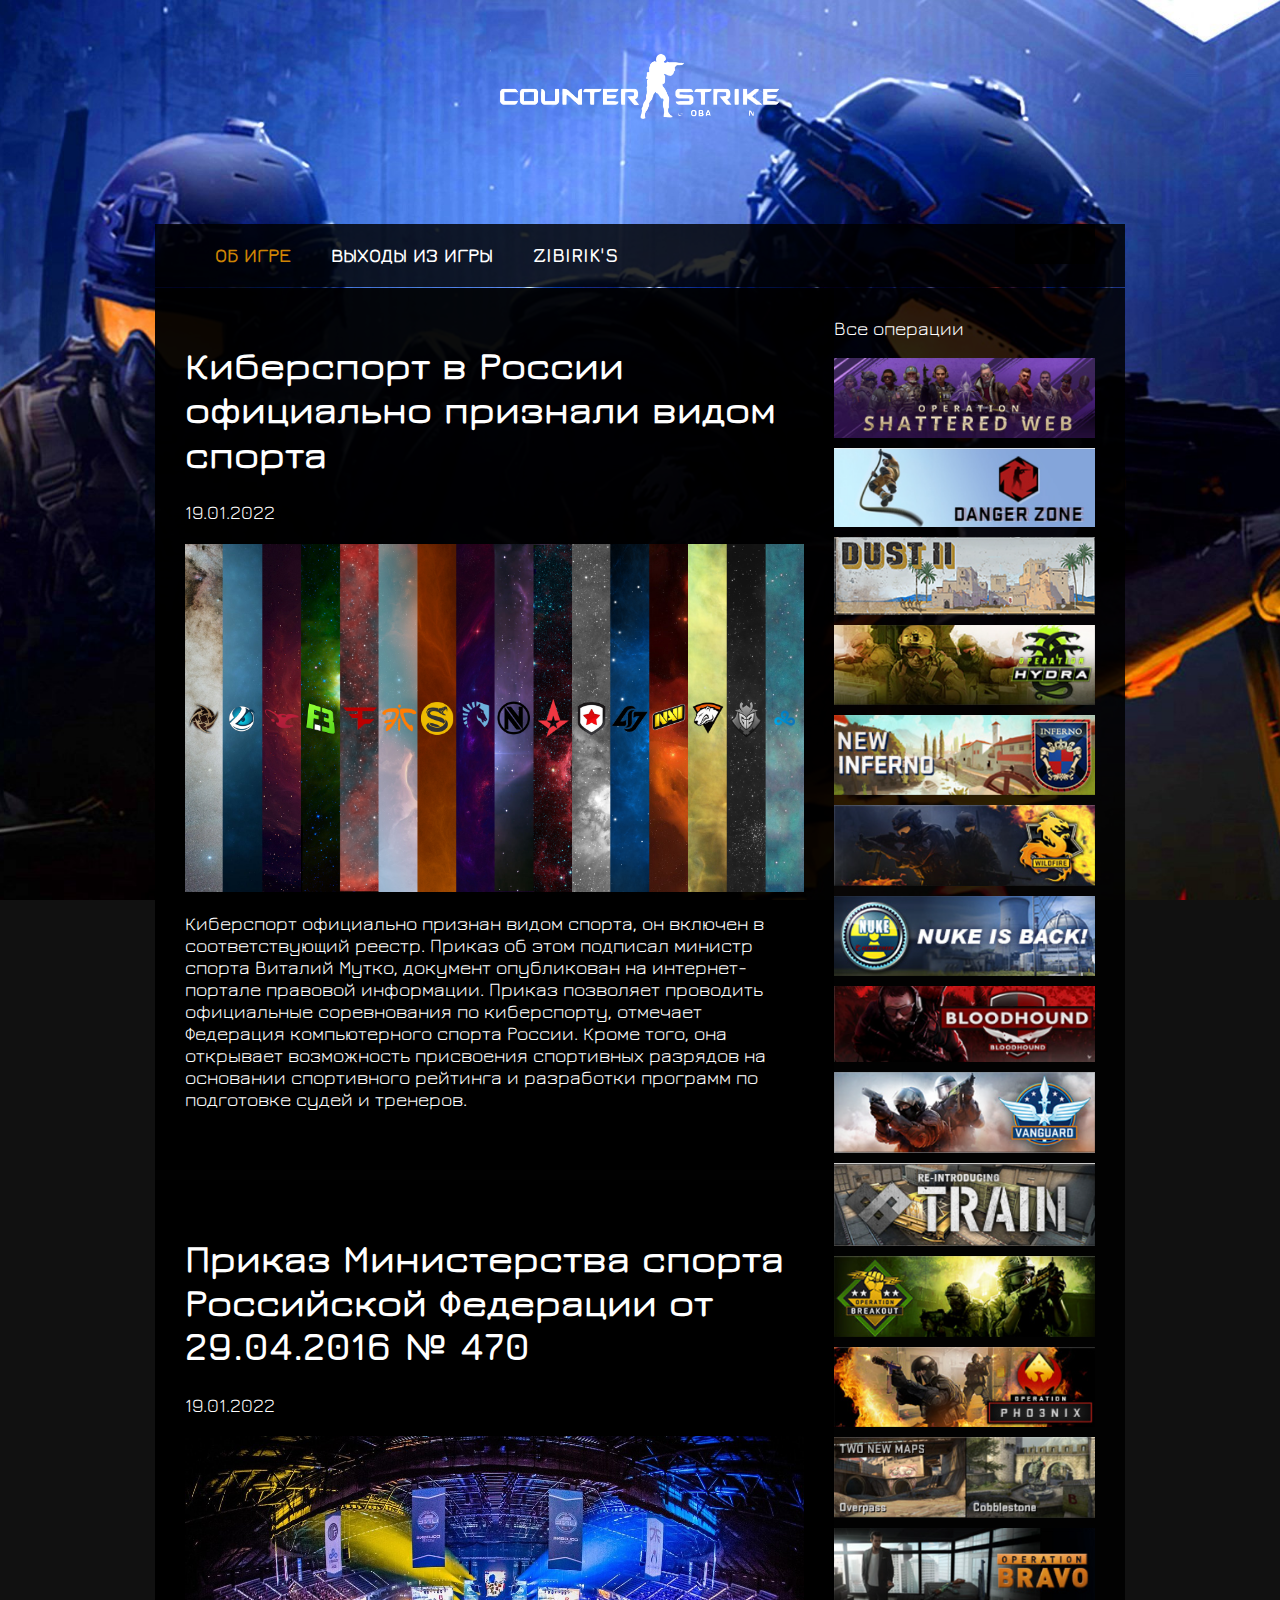
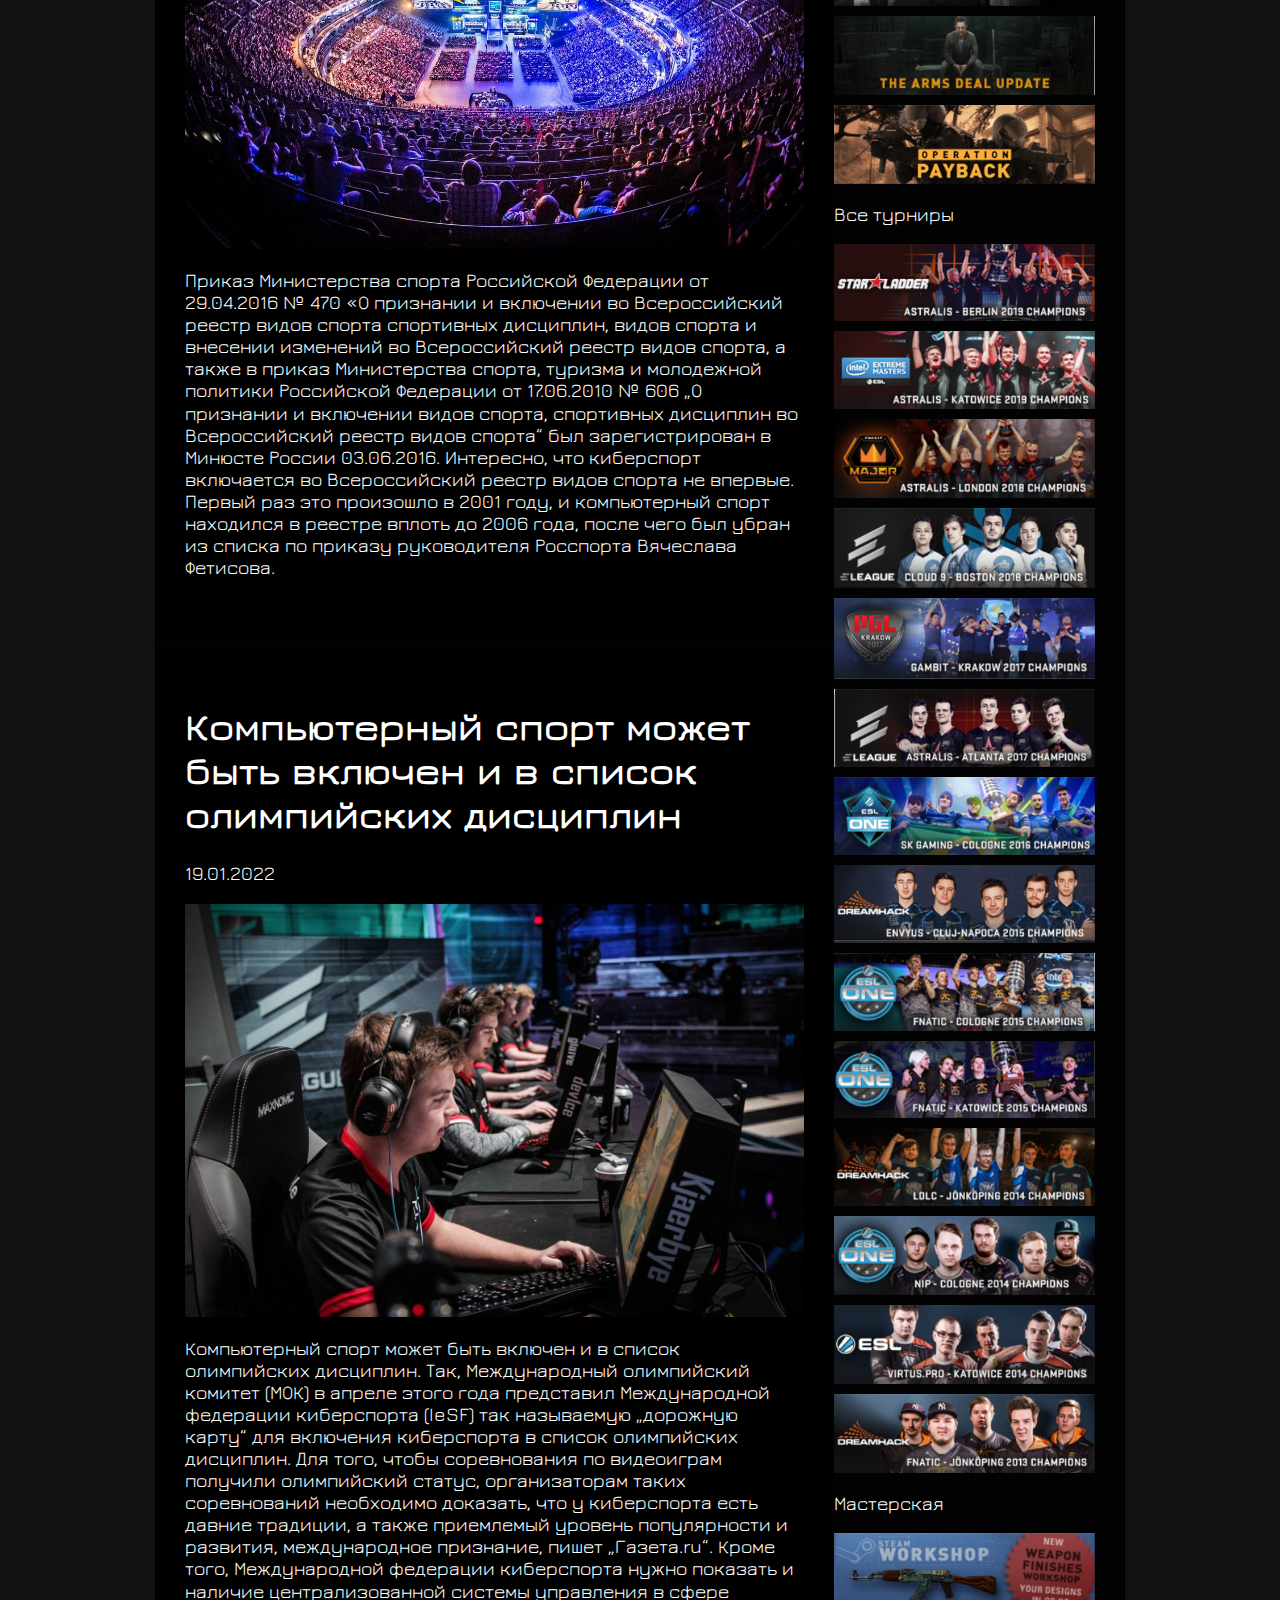
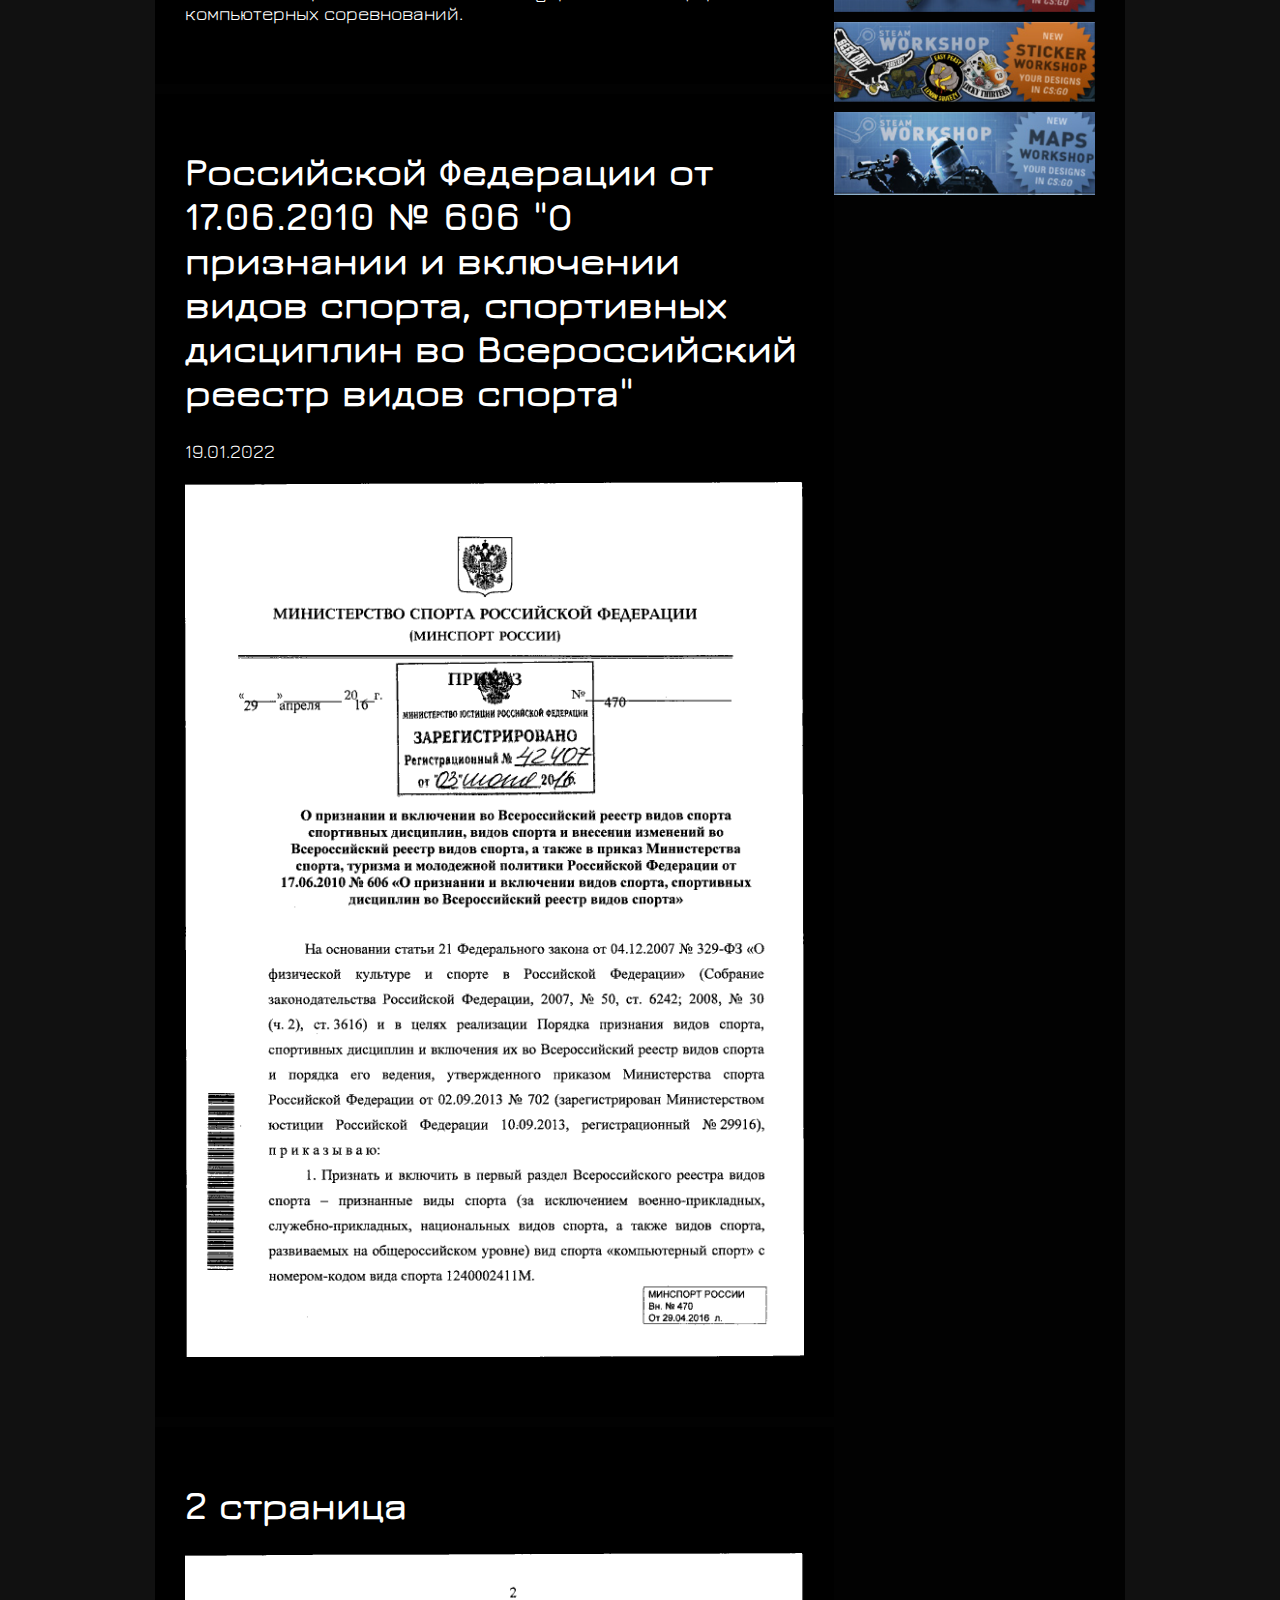
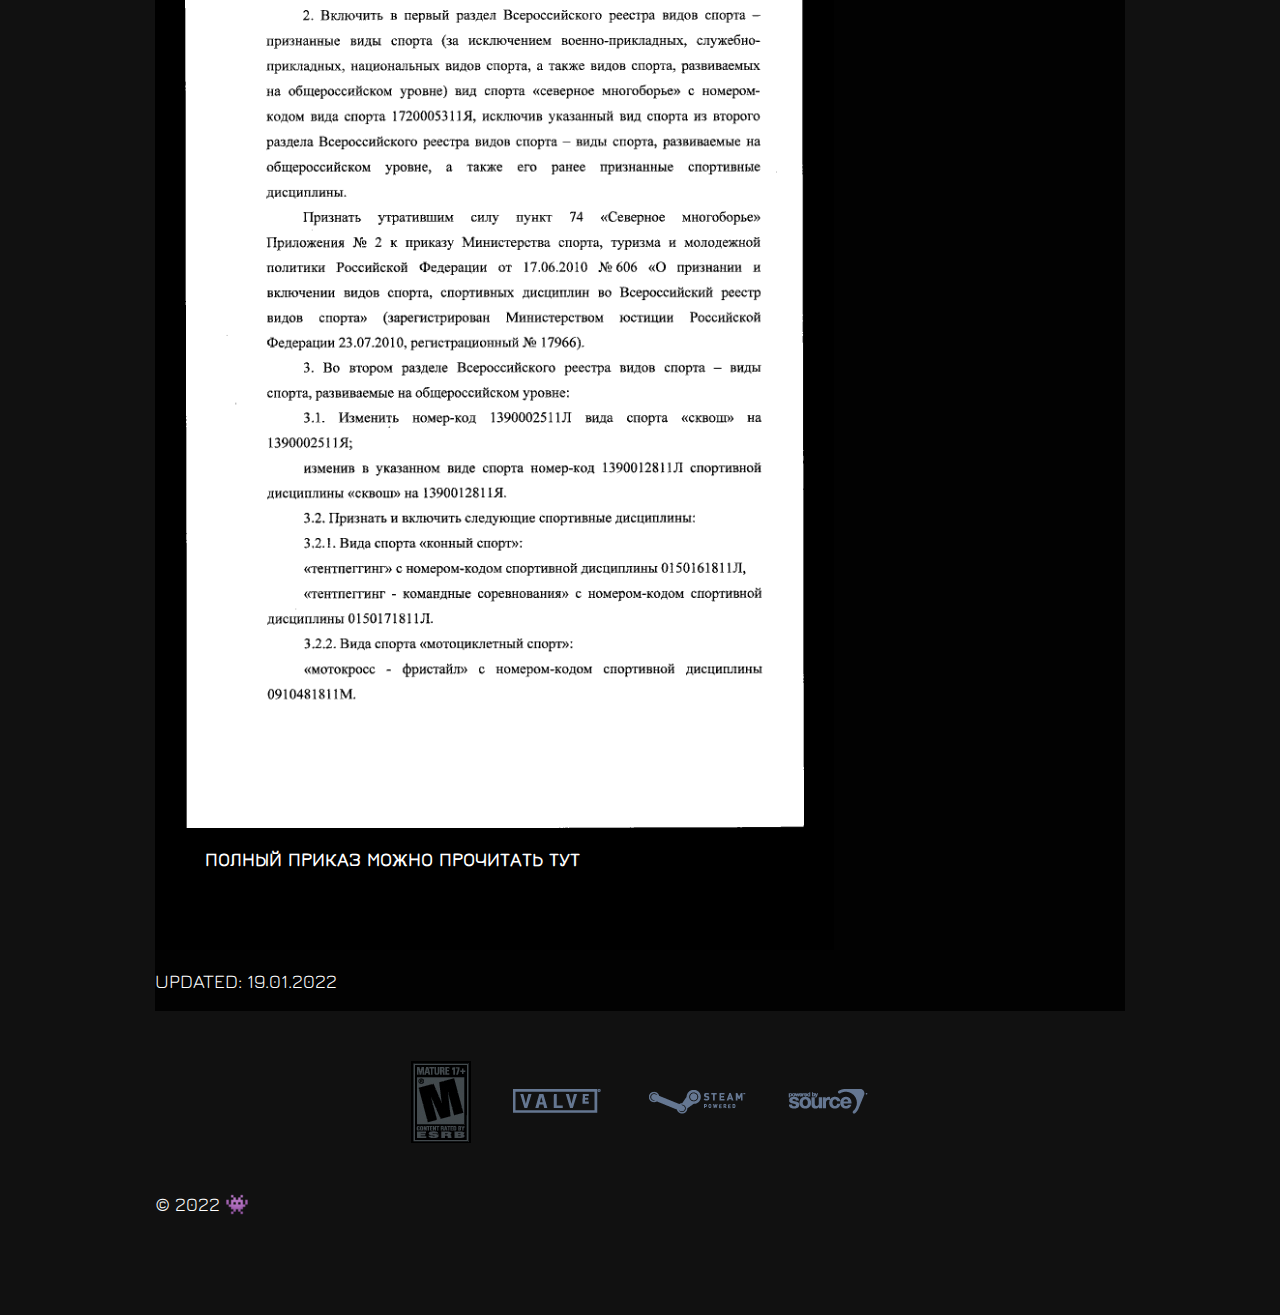
<file: index.html>
<!DOCTYPE html>
<html lang="en">
  <head>
    <meta charset="UTF-8" />
    <meta http-equiv="X-UA-Compatible" content="IE=edge" />
    <meta name="viewport" content="width=device-width, initial-scale=1.0" />
    <title>Home</title>
    <link rel="preconnect" href="https://fonts.googleapis.com" />
    <link rel="preconnect" href="https://fonts.gstatic.com" crossorigin />
    <link
      href="https://fonts.googleapis.com/css2?family=Jura:wght@400;600;700&display=swap"
      rel="stylesheet"
    />
    <link rel="stylesheet" href="style/normalize.css" />
    <link rel="stylesheet" href="style/style.css"/>
  </head>
  <body>
    <header class="header container">
      <a href="index.html" class="logo_link">
        <img class="logo" src="img/logo.png" alt="" />
      </a>
    </header>

    <div class="container">
      <nav class="nav bg">
        <ul class="nav_ul">
          <li class="submenu nav_item"><a class="nav_link active" href="index.html">Об игре</a><ul class="nav_sub">
            <li class="nav_item"><a  class="nav_link" href="history.html">История</a></li>
            <li class="nav_item"><a  class="nav_link" href="team's.html">Команды</a></li>
            <li class="nav_item"><a  class="nav_link" href="bloge.html">Обновления</a></li>
            <li class="nav_item"><a  class="nav_link" href="aboutthegame.html">Об игре</a></li>
          </ul>
        </li>
        <li class="submenu nav_item"><a class="nav_link" href="exitingame.html">Выходы из игры</a><ul class="nav_sub">
          <li class="nav_item"><a  class="nav_link" href="exitingame.html">История</a></li>
        </ul>
      </li>
          <li class="nav_item"><a class="nav_link" href="about.html">ZIBIRIK's</a></li>
        </li>
      </nav>

      <div class="network">
        <nav class="nav bg">
          <ul class="nav ul">
            <li class="nav_item"><a class="nav_link" href="index.html" src="/img/VK.png"></a></li>
          </ul>
        </nav>
      </div>

      <div class="page bg">
        <div class="col-1">
          <article class="article">
            <h1 class="article_title">Киберспорт в России официально признали видом спорта</h1>
            <div class="article_date">19.01.2022</div>
            <div class="article_img">
              <img class="img-res" src="img/comands.png" alt="" />
            </div>
            <div class="article-content">
            Киберспорт официально признан видом спорта, он включен в соответствующий реестр. Приказ об этом подписал министр спорта Виталий Мутко, документ опубликован на интернет-портале правовой информации.
			Приказ позволяет проводить официальные соревнования по киберспорту, отмечает Федерация компьютерного спорта России. Кроме того, она открывает возможность присвоения спортивных разрядов на основании спортивного рейтинга и разработки программ по подготовке судей и тренеров.
			</div>
          </article>

          <article class="article">
            <h1 class="article_title">Приказ Министерства спорта Российской Федерации от 29.04.2016 № 470</h1>
            <div class="article_date">19.01.2022</div>
            <div class="article_img">
              <img class="img-res" src="img/oficialmatch.jpg" alt="" />
            </div>
            <div class="article-content">
              Приказ Министерства спорта Российской Федерации от 29.04.2016 № 470 «О признании и включении во Всероссийский реестр видов спорта спортивных дисциплин, видов спорта и внесении изменений во Всероссийский реестр видов спорта, а также в приказ Министерства спорта, туризма и молодежной политики Российской Федерации от 17.06.2010 № 606 „О признании и включении видов спорта, спортивных дисциплин во Всероссийский реестр видов спорта“ был зарегистрирован в Минюсте России 03.06.2016.
              Интересно, что киберспорт включается во Всероссийский реестр видов спорта не впервые. Первый раз это произошло в 2001 году, и компьютерный спорт находился в реестре вплоть до 2006 года, после чего был убран из списка по приказу руководителя Росспорта Вячеслава Фетисова.
			</div>
          </article>

          <article class="article">
            <h1 class="article_title">Компьютерный спорт может быть включен и в список олимпийских дисциплин</h1>
            <div class="article_date">19.01.2022</div>
            <div class="article_img">
              <img class="img-res" src="img/sport.jpg" alt="" />
            </div>
            <div class="article-content">
              Компьютерный спорт может быть включен и в список олимпийских дисциплин. Так, Международный олимпийский комитет (МОК) в апреле этого года представил Международной федерации киберспорта (IeSF) так называемую „дорожную карту“ для включения киберспорта в список олимпийских дисциплин. 
			  Для того, чтобы соревнования по видеоиграм получили олимпийский статус, организаторам таких соревнований необходимо доказать, что у киберспорта есть давние традиции, а также приемлемый уровень популярности и развития, международное признание, пишет „Газета.ru“. Кроме того, Международной федерации киберспорта нужно показать и наличие централизованной системы управления в сфере компьютерных соревнований.
			  </div>
          </article>

          <article class="article">
            <h1 class="article_title">Российской Федерации от 17.06.2010 № 606 "О признании и включении видов спорта, спортивных дисциплин во Всероссийский реестр видов спорта"</h1>
            <div class="article_date">19.01.2022</div>
            <div class="article_img">
              <img class="img-res" src="img/order1.png" alt="" />
            </div>
            <div class="article-content">
              
			  </div>
          </article>

          <article class="article">
            <h1 class="article_title">2 страница</h1>
            <div class="article_img">
              <img class="img-res" src="img/order2.png" alt="" />
			  <a class="nav_link" href="http://publication.pravo.gov.ru/Document/View/0001201606070022?index=0&rangeSize=1">полный приказ можно прочитать тут</a>
            </div>
            <div class="article-content">
              
			  </div>
          </article>
          <p>UPDATED: 19.01.2022</p>
        </div>
        
        <div class="col-2">

          <div>
            <p>Все операции</p>
          </div>
          
          <a class="banner" href="fer.html">
            <img class="img-res" src="img/banner 1.png" alt="" />
          </a>

          <div class="banner">
            <img class="img-res" src="img/banner 2.png" alt="" />
          </div>
          <div class="banner">
            <img class="img-res" src="img/banner 3.png" alt="" />
          </div>

          <div class="banner">
            <img class="img-res" src="img/banner 4.png" alt="" />
          </div>

          <div class="banner">
            <img class="img-res" src="img/banner 5.png" alt="" />
          </div>

          <div class="banner">
            <img class="img-res" src="img/banner 6.png" alt="" />
          </div>

          <div class="banner">
            <img class="img-res" src="img/banner 7.png" alt="" />
          </div>

          <div class="banner">
            <img class="img-res" src="img/banner 8.png" alt="" />
          </div>

          <div class="banner">
            <img class="img-res" src="img/banner 9.png" alt="" />
          </div>

          <div class="banner">
            <img class="img-res" src="img/banner 10.png" alt="" />
          </div>

          <div class="banner">
            <img class="img-res" src="img/banner 11.png" alt="" />
          </div>

          <div class="banner">
            <img class="img-res" src="img/banner 12.png" alt="" />
          </div>

          <div class="banner">
            <img class="img-res" src="img/banner 13.png" alt="" />
          </div>

          <div class="banner">
            <img class="img-res" src="img/banner 14.png" alt="" />
          </div>

          <div class="banner">
            <img class="img-res" src="img/banner 15.png" alt="" />
          </div>

          <div class="banner">
            <img class="img-res" src="img/banner 16.png" alt="" />
          </div>

          <div>
            <p>Все турниры</p>
          </div>

          <div class="banner">
            <img class="img-res" src="img/match 1.png" alt="" />
          </div>

          <div class="banner">
            <img class="img-res" src="img/match 2.png" alt="" />
          </div>

          <div class="banner">
            <img class="img-res" src="img/match 3.png" alt="" />
          </div>

          <div class="banner">
            <img class="img-res" src="img/match 4.png" alt="" />
          </div>

          <div class="banner">
            <img class="img-res" src="img/match 5.png" alt="" />
          </div>

          <div class="banner">
            <img class="img-res" src="img/match 6.png" alt="" />
          </div>

          <div class="banner">
            <img class="img-res" src="img/match 7.png" alt="" />
          </div>

          <div class="banner">
            <img class="img-res" src="img/match 8.png" alt="" />
          </div>

          <div class="banner">
            <img class="img-res" src="img/match 9.png" alt="" />
          </div>

          <div class="banner">
            <img class="img-res" src="img/match 10.png" alt="" />
          </div>

          <div class="banner">
            <img class="img-res" src="img/match 11.png" alt="" />
          </div>

          <div class="banner">
            <img class="img-res" src="img/match 12.png" alt="" />
          </div>

          <div class="banner">
            <img class="img-res" src="img/match 13.png" alt="" />
          </div>

          <div class="banner">
            <img class="img-res" src="img/match 14.png" alt="" />
          </div>

          <p>Мастерская</p>

          <div class="banner">
            <img class="img-res" src="img/community 1.png" alt="" />
          </div>

          <div class="banner">
            <img class="img-res" src="img/community 2.png" alt="" />
          </div>

          <div class="banner">
            <img class="img-res" src="img/community 3.png" alt="" />
          </div>
        </div>
      </div>
    </div>

    <footer class="footer container">
      <div class="footer-item">
        <img src="img/footer_esrb.jpg" />
        <img src="img/footer_valve.png" />
        <img src="img/footer_steam.png" />
        <img src="img/footer_source.png" />
      </div>
      <p>&copy; 2022 👾</p>
    </footer>
    <script src="https://code.jquery.com/jquery-3.6.0.min.js"></script>
    <script src="js/script.js"></script>
  </body>
</html>
</file>
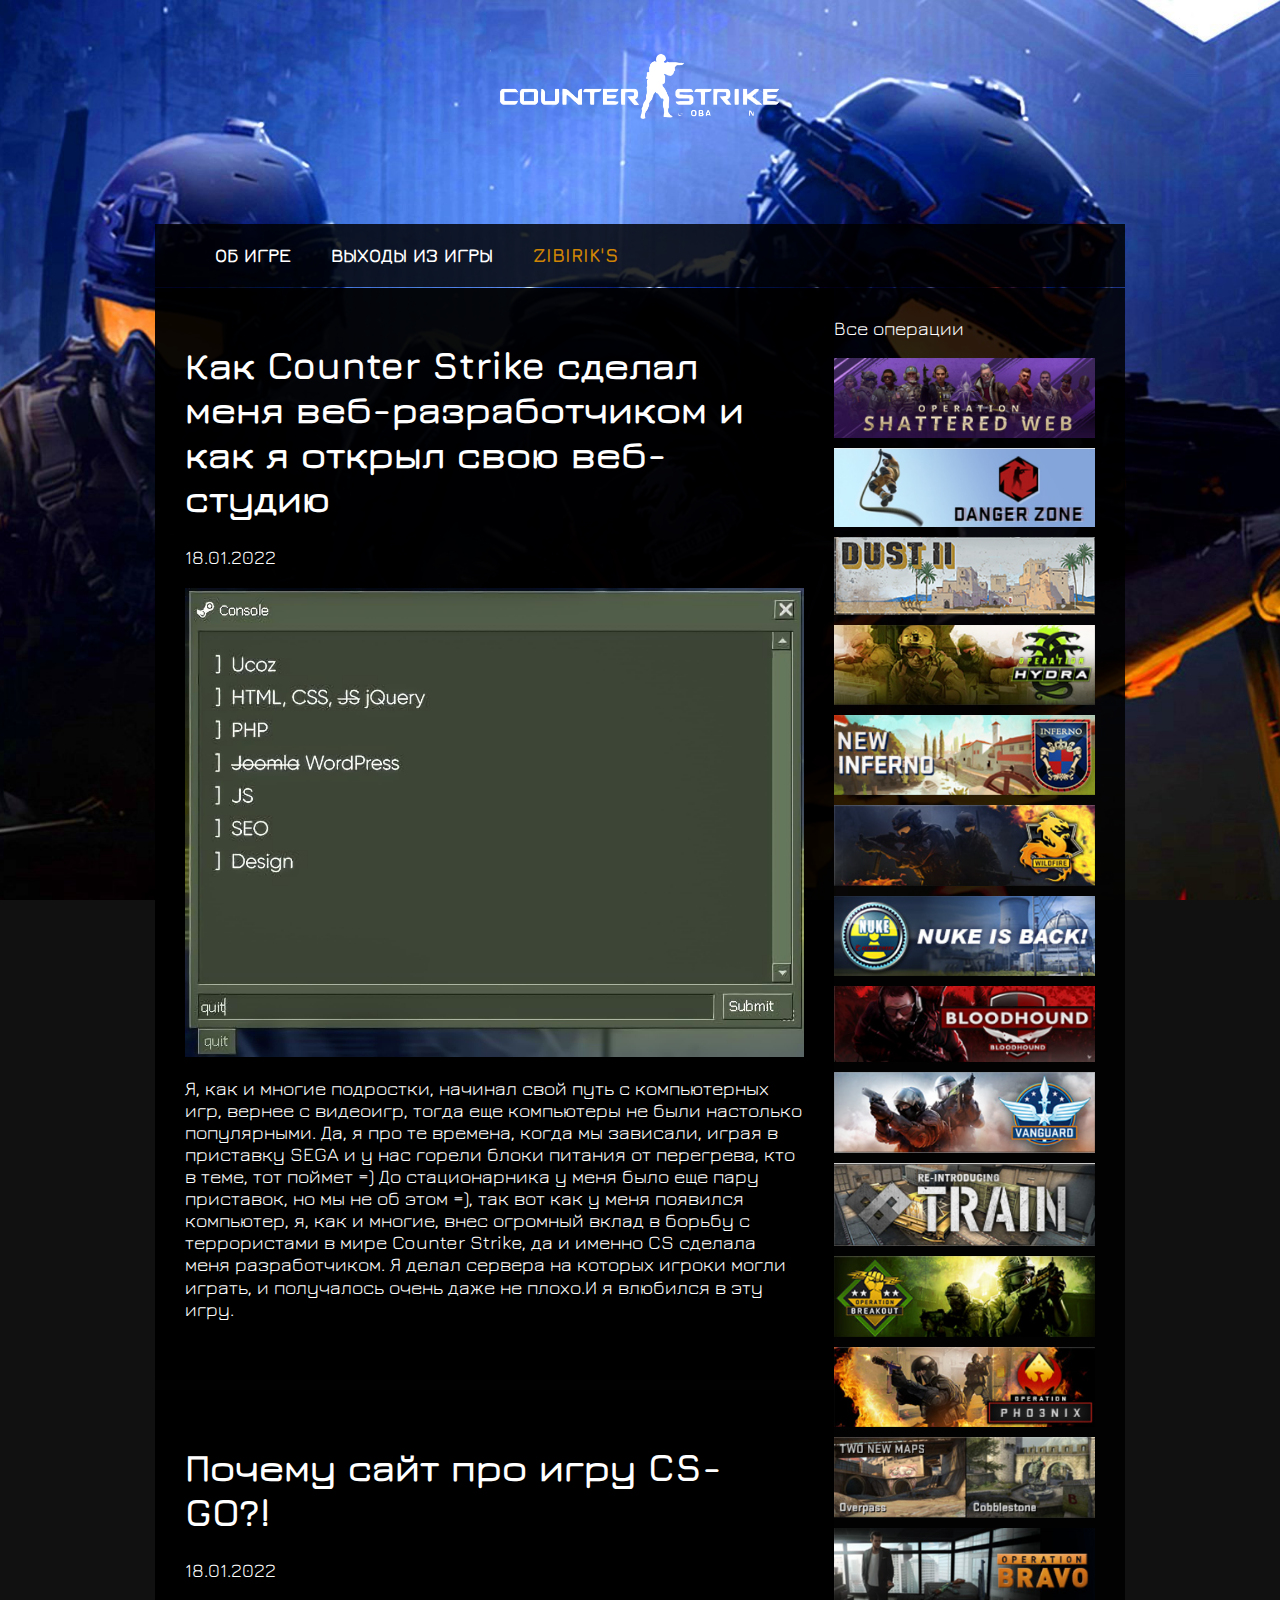
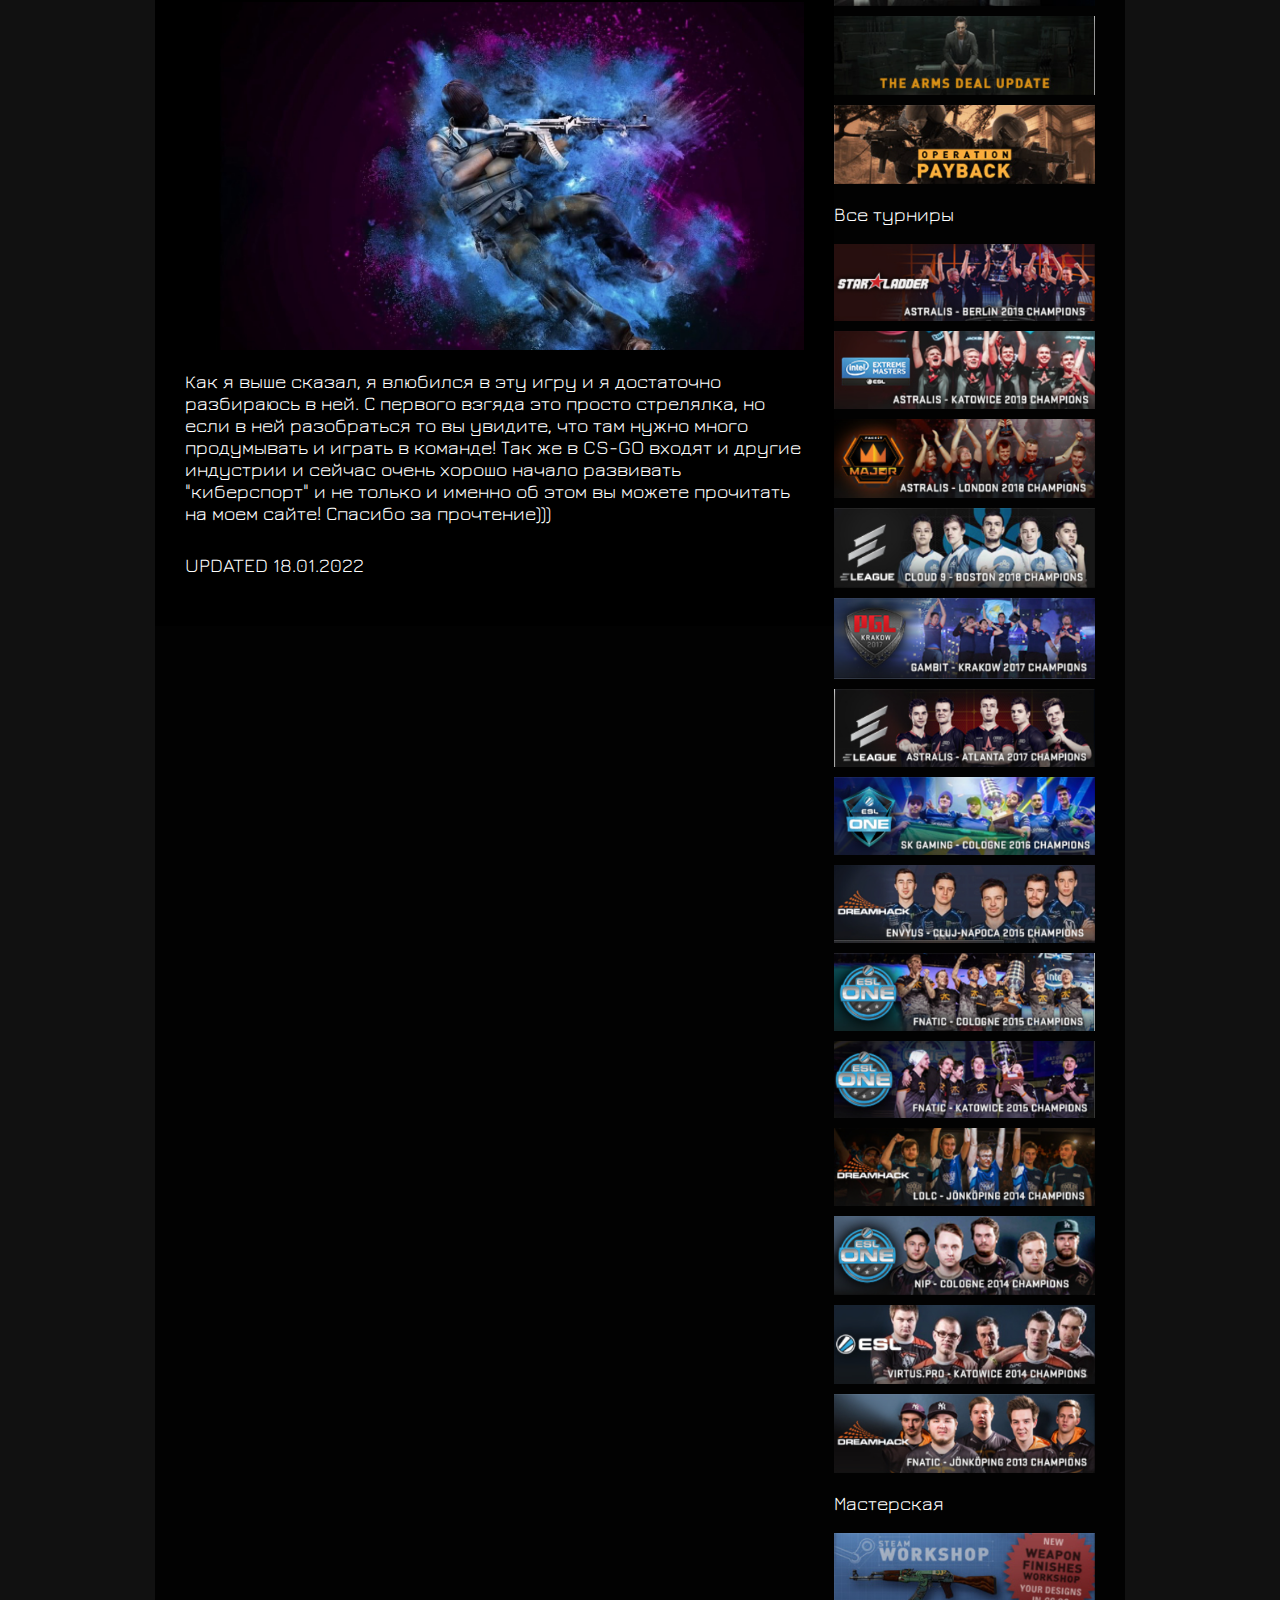
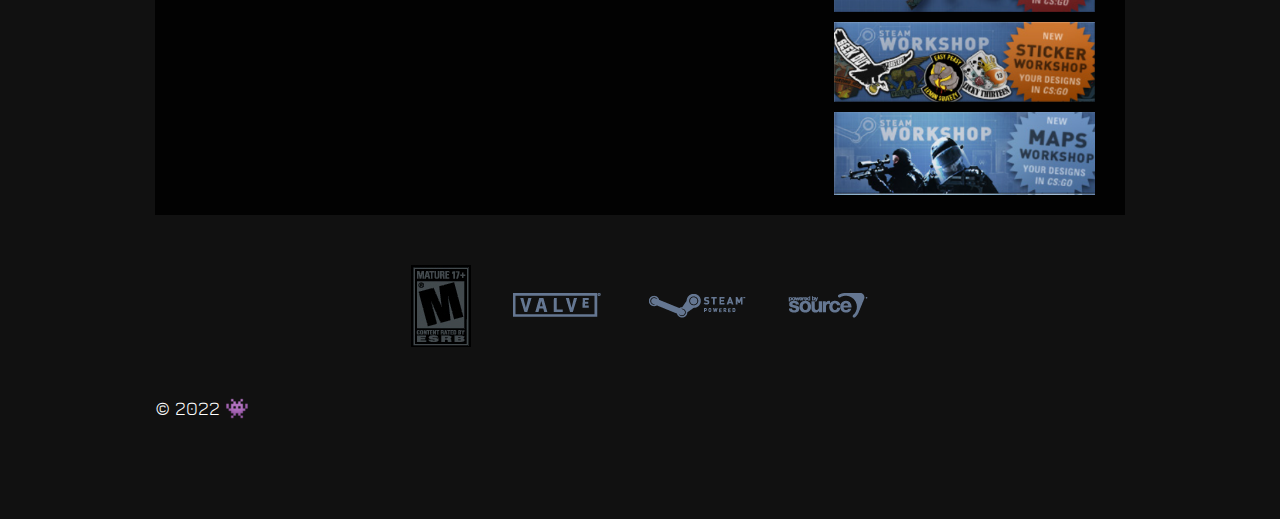
<file: about.html>
<!DOCTYPE html>
<html lang="en">
  <head>
    <meta charset="UTF-8" />
    <meta http-equiv="X-UA-Compatible" content="IE=edge" />
    <meta name="viewport" content="width=device-width, initial-scale=1.0" />
    <title>Home</title>
    <link rel="preconnect" href="https://fonts.googleapis.com" />
    <link rel="preconnect" href="https://fonts.gstatic.com" crossorigin />
    <link
      href="https://fonts.googleapis.com/css2?family=Jura:wght@400;600;700&display=swap"
      rel="stylesheet"
    />
    <link rel="stylesheet" href="style/normalize.css" />
    <link rel="stylesheet" href="style/style.css" />
  </head>
  <body>
    <header class="header container">
      <a href="index.html" class="logo_link">
        <img class="logo" src="img/logo.png" alt="" />
      </a>
    </header>

    <div class="container">
      <nav class="nav bg">
        <ul class="nav_ul">
          <li id="submenu" class="nav_item"><a class="nav_link" href="index.html">Об игре</a><ul class="nav_sub">
            <li class="nav_item"><a  class="nav_link" href="history.html">История</a></li>
            <li class="nav_item"><a  class="nav_link" href="team's.html">Команды</a></li>
            <li class="nav_item"><a  class="nav_link" href="bloge.html">Обновления</a></li>
            <li class="nav_item"><a  class="nav_link" href="aboutthegame.html">Об игре</a></li>
          </ul>
        </li>
          <li class="nav_item"><a class="nav_link" href="exitingame.html">Выходы из игры</a></li>
          <li class="nav_item"><a class="nav_link active" href="about.html">ZIBIRIK's</a></li>
        </ul>
      </nav>

      <div class="page bg">
        <div class="col-1">
          <article class="article">
            <h1 class="article_title">Как Counter Strike сделал меня веб-разработчиком и как я открыл свою веб-студию</h1>
            <div class="article_date">18.01.2022</div>
            <div class="article_img">
              <img class="img-res" src="img/about1.jpeg" alt="" />
            </div>
            <div class="article-content">
              Я, как и многие подростки, начинал свой путь с компьютерных игр, вернее с видеоигр, тогда еще компьютеры не были настолько популярными. Да, я про те времена, когда мы зависали, играя в приставку SEGA и у нас горели блоки питания от перегрева, кто в теме, тот поймет =)
              До стационарника у меня было еще пару приставок, но мы не об этом =), так вот как у меня появился компьютер, я, как и многие, внес огромный вклад в борьбу с террористами в мире Counter Strike, да и именно CS сделала меня разработчиком.
              Я делал сервера на которых игроки могли играть, и получалось очень даже не плохо.И я влюбился в эту игру.
            </div>
          </article>

          <article class="article">
            <h1 class="article_title">Почему сайт про игру CS-GO?!</h1>
            <div class="article_date">18.01.2022</div>
            <div class="article_img">
              <img class="img-res" src="img/about img 2.jpeg" alt="" />
            </div>
            <div class="article-content">
              Как я выше сказал, я влюбился в эту игру и я достаточно разбираюсь в ней. С первого взгяда это просто стрелялка, но если в ней разобраться то вы увидите, что там нужно много продумывать и играть в команде!
              Так же в CS-GO входят и другие индустрии и сейчас очень хорошо начало развивать "киберспорт" и не только и именно об этом вы можете прочитать на моем сайте! 
              Спасибо за прочтение)))
            </div>
            <p>UPDATED 18.01.2022</p>
          </article>
        </div>
        
        <div class="col-2">

          <div class="banner">
            <p>Все операции</p>
          </div>
          
          <div class="banner">
            <img class="img-res" src="img/banner 1.png" alt="" />
          </div>

          <div class="banner">
            <img class="img-res" src="img/banner 2.png" alt="" />
          </div>
          <div class="banner">
            <img class="img-res" src="img/banner 3.png" alt="" />
          </div>

          <div class="banner">
            <img class="img-res" src="img/banner 4.png" alt="" />
          </div>

          <div class="banner">
            <img class="img-res" src="img/banner 5.png" alt="" />
          </div>

          <div class="banner">
            <img class="img-res" src="img/banner 6.png" alt="" />
          </div>

          <div class="banner">
            <img class="img-res" src="img/banner 7.png" alt="" />
          </div>

          <div class="banner">
            <img class="img-res" src="img/banner 8.png" alt="" />
          </div>

          <div class="banner">
            <img class="img-res" src="img/banner 9.png" alt="" />
          </div>

          <div class="banner">
            <img class="img-res" src="img/banner 10.png" alt="" />
          </div>

          <div class="banner">
            <img class="img-res" src="img/banner 11.png" alt="" />
          </div>

          <div class="banner">
            <img class="img-res" src="img/banner 12.png" alt="" />
          </div>

          <div class="banner">
            <img class="img-res" src="img/banner 13.png" alt="" />
          </div>

          <div class="banner">
            <img class="img-res" src="img/banner 14.png" alt="" />
          </div>

          <div class="banner">
            <img class="img-res" src="img/banner 15.png" alt="" />
          </div>

          <div class="banner">
            <img class="img-res" src="img/banner 16.png" alt="" />
          </div>

          <div>
            <p>Все турниры</p>
          </div>

          <div class="banner">
            <img class="img-res" src="img/match 1.png" alt="" />
          </div>

          <div class="banner">
            <img class="img-res" src="img/match 2.png" alt="" />
          </div>

          <div class="banner">
            <img class="img-res" src="img/match 3.png" alt="" />
          </div>

          <div class="banner">
            <img class="img-res" src="img/match 4.png" alt="" />
          </div>

          <div class="banner">
            <img class="img-res" src="img/match 5.png" alt="" />
          </div>

          <div class="banner">
            <img class="img-res" src="img/match 6.png" alt="" />
          </div>

          <div class="banner">
            <img class="img-res" src="img/match 7.png" alt="" />
          </div>

          <div class="banner">
            <img class="img-res" src="img/match 8.png" alt="" />
          </div>

          <div class="banner">
            <img class="img-res" src="img/match 9.png" alt="" />
          </div>

          <div class="banner">
            <img class="img-res" src="img/match 10.png" alt="" />
          </div>

          <div class="banner">
            <img class="img-res" src="img/match 11.png" alt="" />
          </div>

          <div class="banner">
            <img class="img-res" src="img/match 12.png" alt="" />
          </div>

          <div class="banner">
            <img class="img-res" src="img/match 13.png" alt="" />
          </div>

          <div class="banner">
            <img class="img-res" src="img/match 14.png" alt="" />
          </div>

          <p>Мастерская</p>

          <div class="banner">
            <img class="img-res" src="img/community 1.png" alt="" />
          </div>

          <div class="banner">
            <img class="img-res" src="img/community 2.png" alt="" />
          </div>

          <div class="banner">
            <img class="img-res" src="img/community 3.png" alt="" />
          </div>
        </div>
      </div>
    </div>

    <footer class="footer container">
      <div class="footer-item">
        <img src="img/footer_esrb.jpg" />
        <img src="img/footer_valve.png" />
        <img src="img/footer_steam.png" />
        <img src="img/footer_source.png" />
      </div>
      <p>&copy; 2022 👾</p>
    </footer>
    <script src="https://code.jquery.com/jquery-3.6.0.min.js"></script>
    <script src="/js/script.js"></script>
  </body>
</html>
</file>
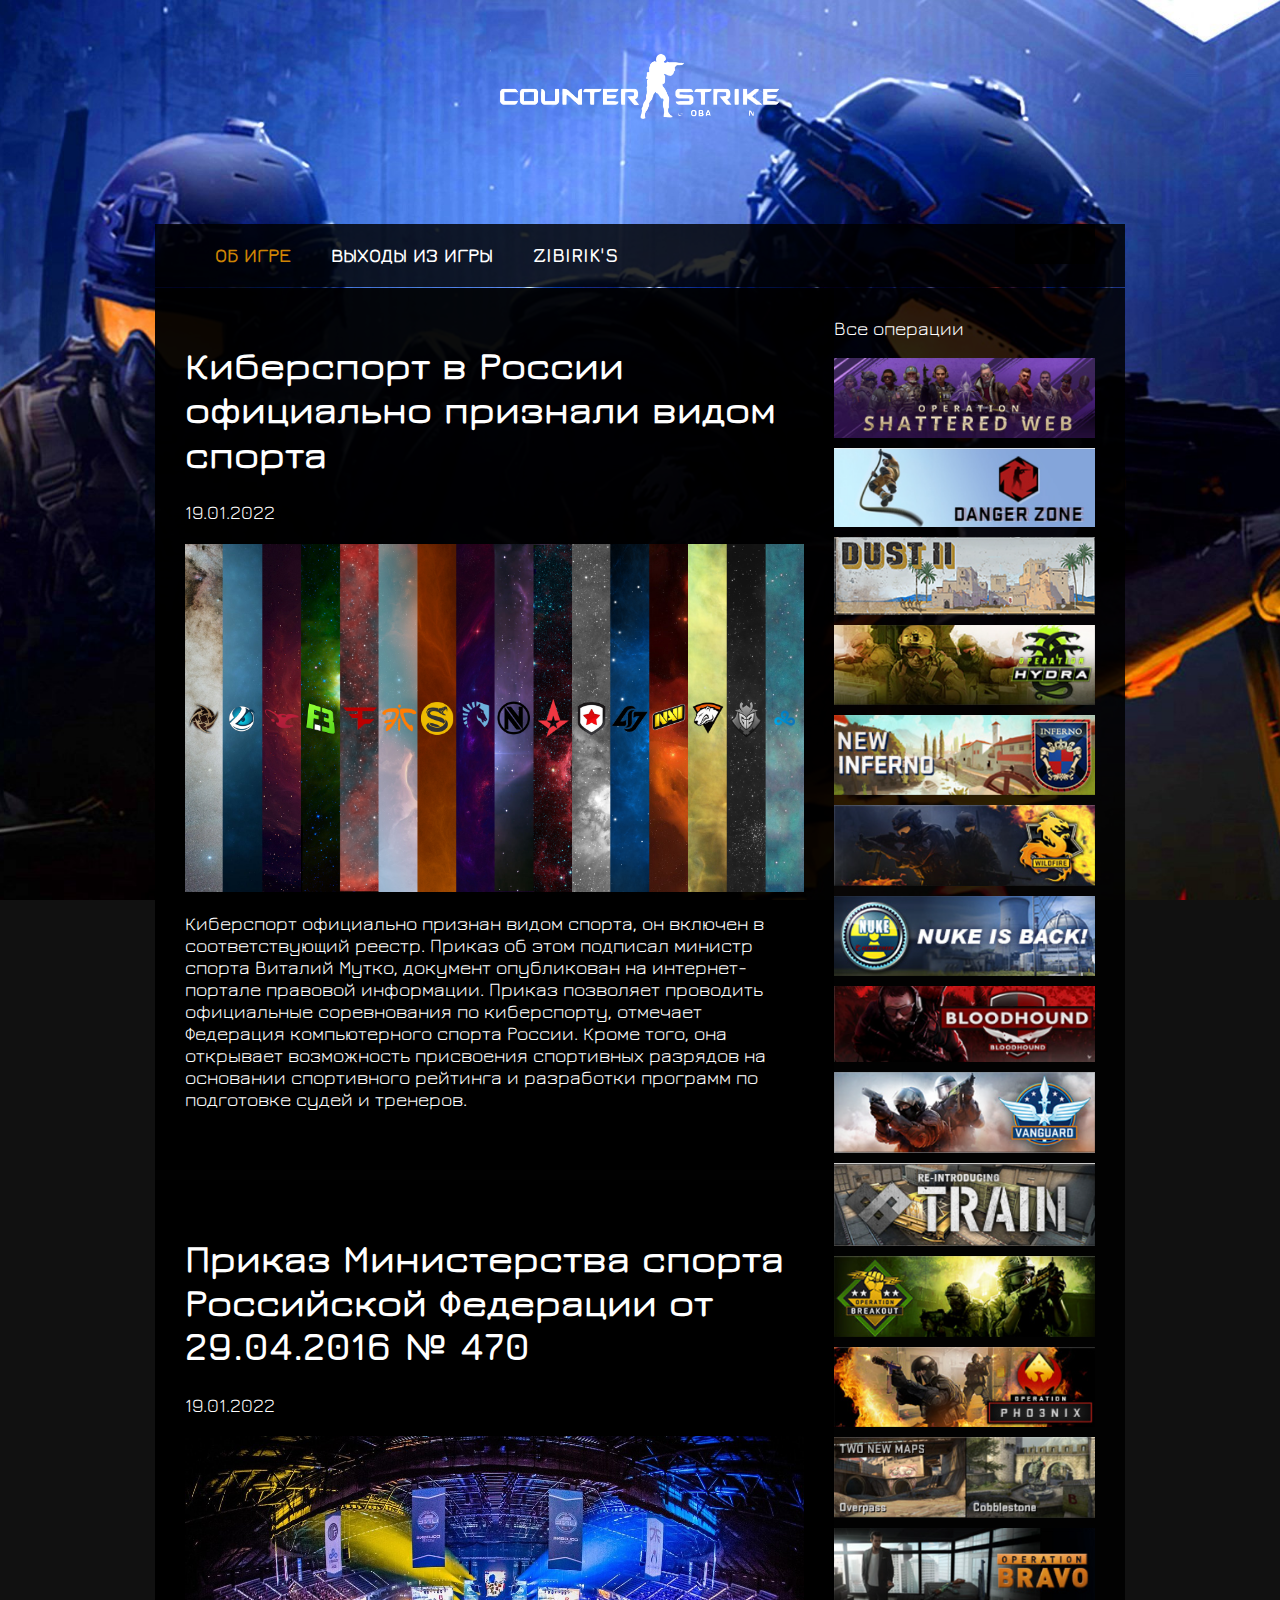
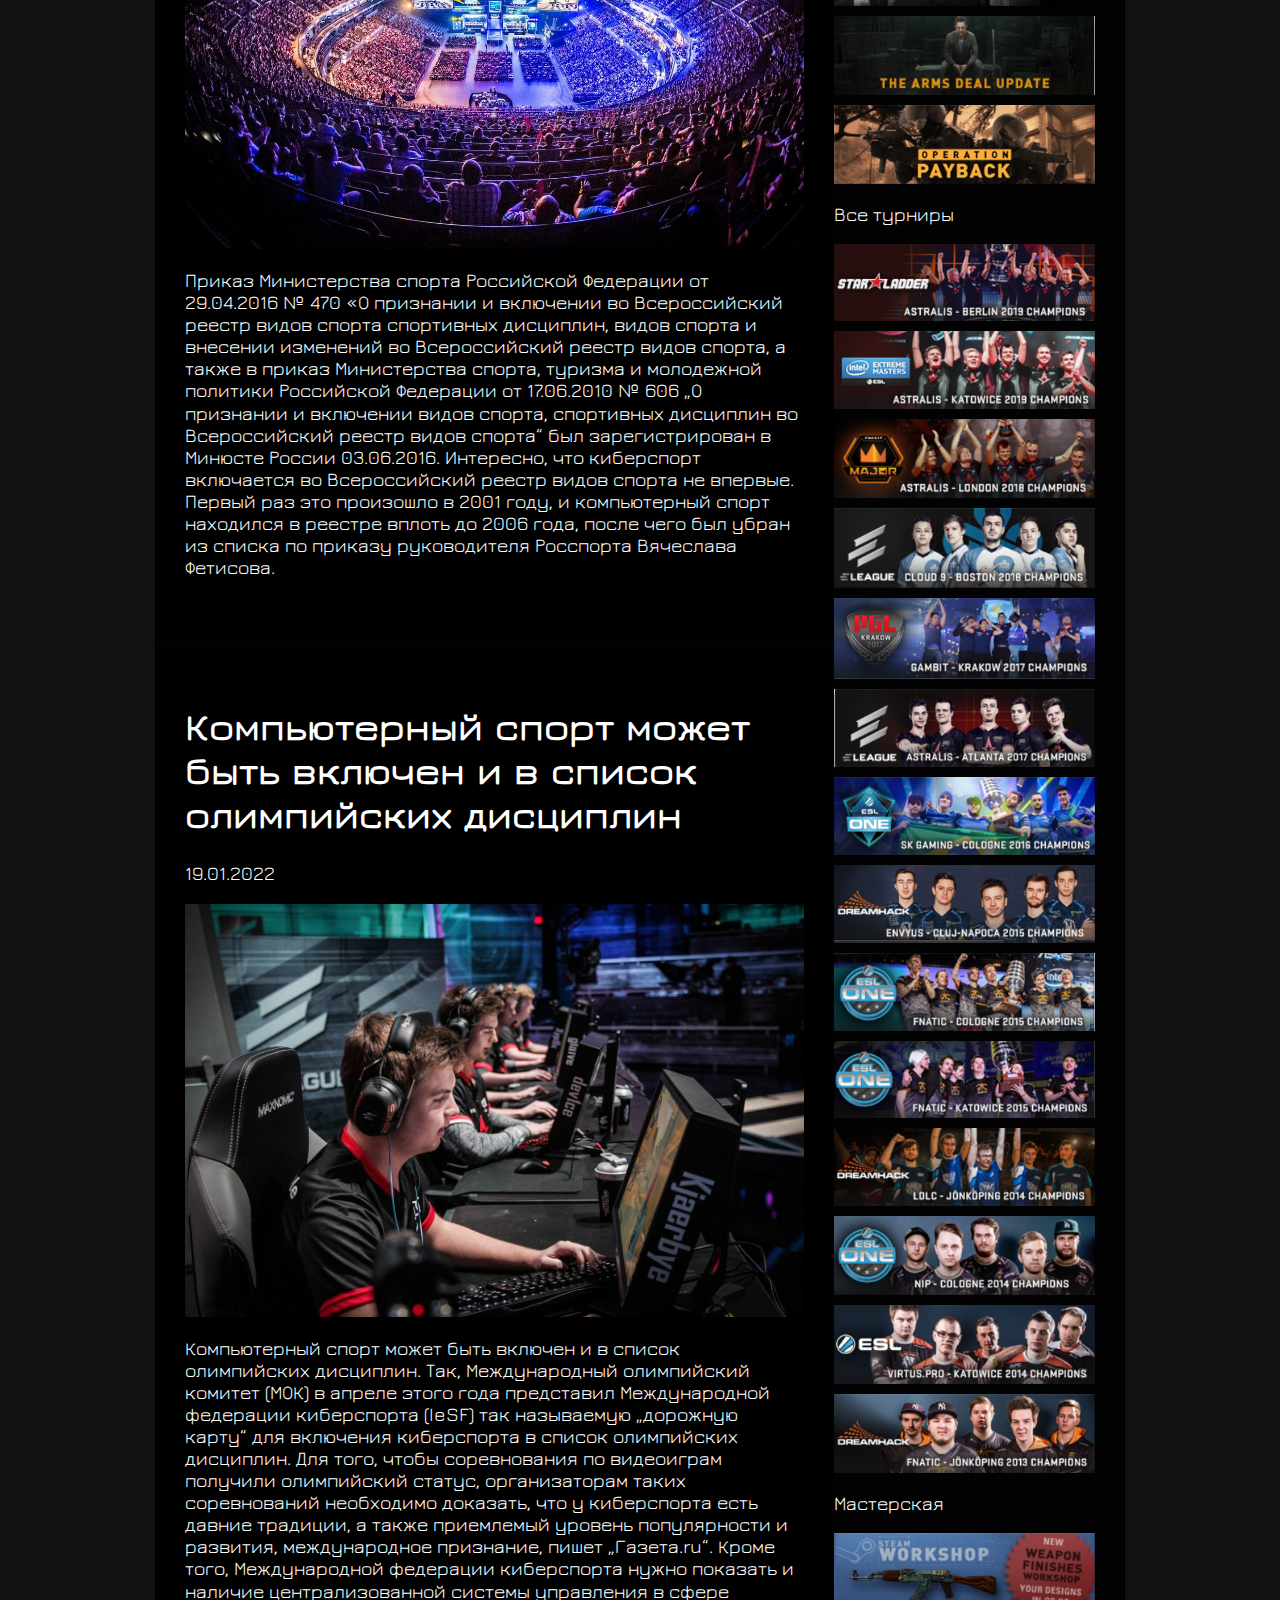
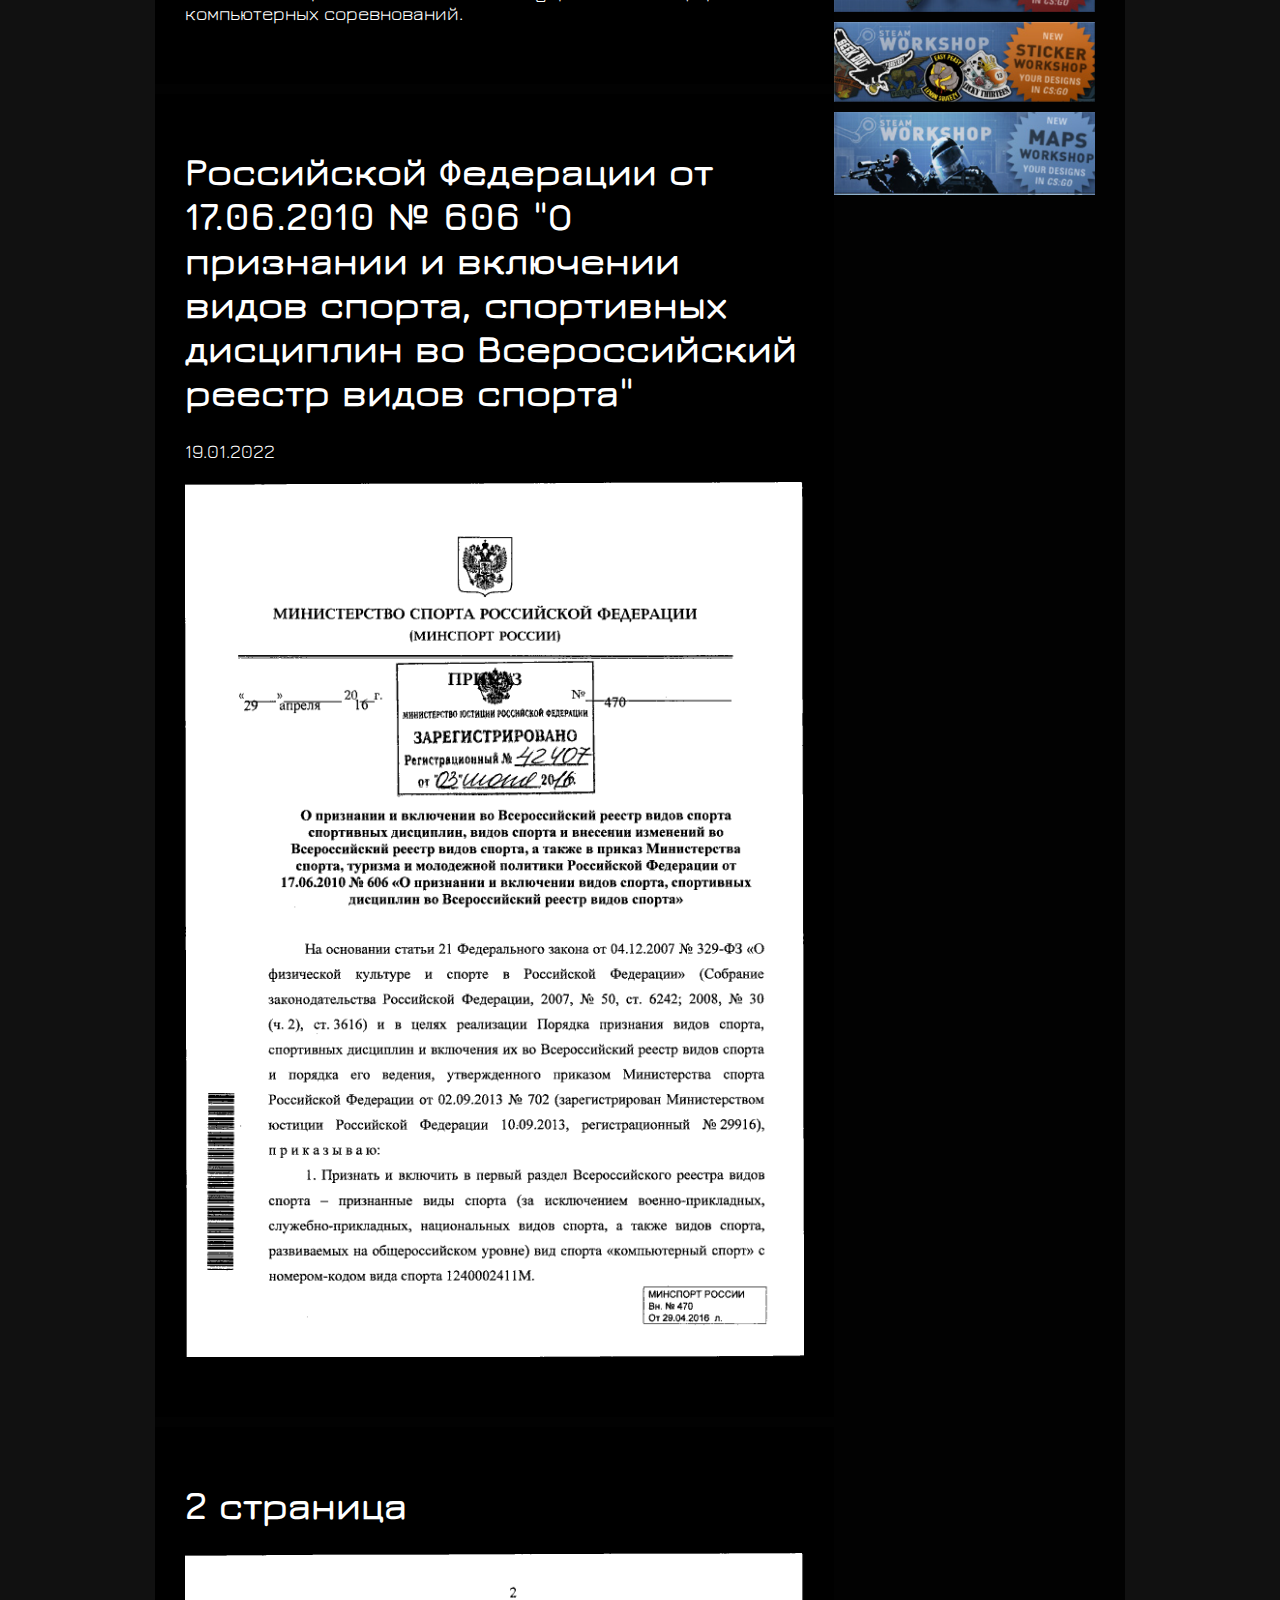
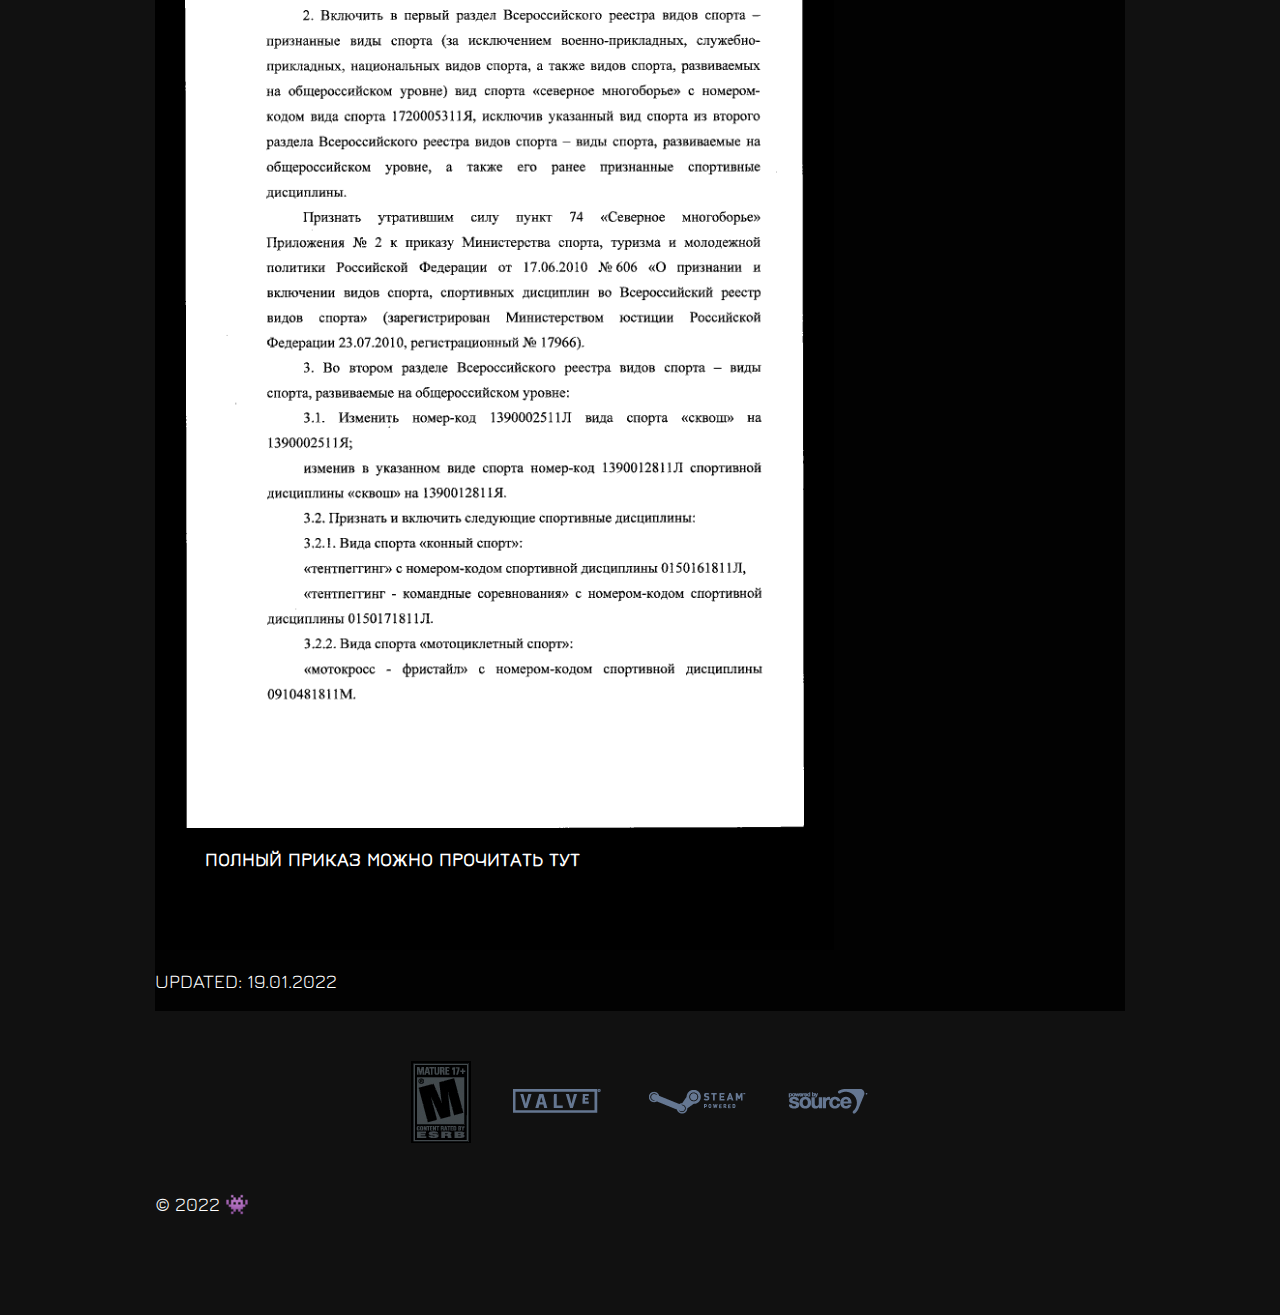
<file: champion's.html>
<!DOCTYPE html>
<html lang="en">
  <head>
    <meta charset="UTF-8" />
    <meta http-equiv="X-UA-Compatible" content="IE=edge" />
    <meta name="viewport" content="width=device-width, initial-scale=1.0" />
    <title>Home</title>
    <link rel="preconnect" href="https://fonts.googleapis.com" />
    <link rel="preconnect" href="https://fonts.gstatic.com" crossorigin />
    <link
      href="https://fonts.googleapis.com/css2?family=Jura:wght@400;600;700&display=swap"
      rel="stylesheet"
    />
    <link rel="stylesheet" href="style/normalize.css" />
    <link rel="stylesheet" href="style/style.css"/>
  </head>
  <body>
    <header class="header container">
      <a href="index.html" class="logo_link">
        <img class="logo" src="img/logo.png" alt="" />
      </a>
    </header>

    <div class="container">
      <nav class="nav bg">
        <ul class="nav_ul">
          <li id="submenu" class="nav_item"><a class="nav_link active" href="index.html">Об игре</a><ul class="nav_sub">
            <li class="nav_item"><a  class="nav_link" href="history.html">История</a></li>
            <li class="nav_item"><a  class="nav_link" href="team's.html">Команды</a></li>
            <li class="nav_item"><a  class="nav_link" href="bloge.html">Обновления</a></li>
            <li class="nav_item"><a  class="nav_link" href="aboutthegame.html">Об игре</a></li>
          </ul>
        </li>
          <li class="nav_item"><a class="nav_link" href="exitingame.html">Выходы из игры</a></li>
          <li class="nav_item"><a class="nav_link" href="about.html">ZIBIRIK's</a></li>
        </ul>
      </nav>

      <div class="network">
        <nav class="nav bg">
          <ul class="nav ul">
            <li class="nav_item"><a class="nav_link" href="index.html" src="/img/VK.png"></a></li>
          </ul>
        </nav>
      </div>

      <div class="page bg">
        <div class="col-1">
          <article class="article">
            <h1 class="article_title">Киберспорт в России официально признали видом спорта</h1>
            <div class="article_date">19.01.2022</div>
            <div class="article_img">
              <img class="img-res" src="img/comands.png" alt="" />
            </div>
            <div class="article-content">
            Киберспорт официально признан видом спорта, он включен в соответствующий реестр. Приказ об этом подписал министр спорта Виталий Мутко, документ опубликован на интернет-портале правовой информации.
			Приказ позволяет проводить официальные соревнования по киберспорту, отмечает Федерация компьютерного спорта России. Кроме того, она открывает возможность присвоения спортивных разрядов на основании спортивного рейтинга и разработки программ по подготовке судей и тренеров.
			</div>
          </article>

          <article class="article">
            <h1 class="article_title">Приказ Министерства спорта Российской Федерации от 29.04.2016 № 470</h1>
            <div class="article_date">19.01.2022</div>
            <div class="article_img">
              <img class="img-res" src="img/oficialmatch.jpg" alt="" />
            </div>
            <div class="article-content">
              Приказ Министерства спорта Российской Федерации от 29.04.2016 № 470 «О признании и включении во Всероссийский реестр видов спорта спортивных дисциплин, видов спорта и внесении изменений во Всероссийский реестр видов спорта, а также в приказ Министерства спорта, туризма и молодежной политики Российской Федерации от 17.06.2010 № 606 „О признании и включении видов спорта, спортивных дисциплин во Всероссийский реестр видов спорта“ был зарегистрирован в Минюсте России 03.06.2016.
              Интересно, что киберспорт включается во Всероссийский реестр видов спорта не впервые. Первый раз это произошло в 2001 году, и компьютерный спорт находился в реестре вплоть до 2006 года, после чего был убран из списка по приказу руководителя Росспорта Вячеслава Фетисова.
			</div>
          </article>

          <article class="article">
            <h1 class="article_title">Компьютерный спорт может быть включен и в список олимпийских дисциплин</h1>
            <div class="article_date">19.01.2022</div>
            <div class="article_img">
              <img class="img-res" src="img/sport.jpg" alt="" />
            </div>
            <div class="article-content">
              Компьютерный спорт может быть включен и в список олимпийских дисциплин. Так, Международный олимпийский комитет (МОК) в апреле этого года представил Международной федерации киберспорта (IeSF) так называемую „дорожную карту“ для включения киберспорта в список олимпийских дисциплин. 
			  Для того, чтобы соревнования по видеоиграм получили олимпийский статус, организаторам таких соревнований необходимо доказать, что у киберспорта есть давние традиции, а также приемлемый уровень популярности и развития, международное признание, пишет „Газета.ru“. Кроме того, Международной федерации киберспорта нужно показать и наличие централизованной системы управления в сфере компьютерных соревнований.
			  </div>
          </article>

          <article class="article">
            <h1 class="article_title">Российской Федерации от 17.06.2010 № 606 "О признании и включении видов спорта, спортивных дисциплин во Всероссийский реестр видов спорта"</h1>
            <div class="article_date">19.01.2022</div>
            <div class="article_img">
              <img class="img-res" src="img/order1.png" alt="" />
            </div>
            <div class="article-content">
              
			  </div>
          </article>

          <article class="article">
            <h1 class="article_title">2 страница</h1>
            <div class="article_img">
              <img class="img-res" src="img/order2.png" alt="" />
			  <a class="nav_link" href="http://publication.pravo.gov.ru/Document/View/0001201606070022?index=0&rangeSize=1">полный приказ можно прочитать тут</a>
            </div>
            <div class="article-content">
              
			  </div>
          </article>
          <p>UPDATED: 19.01.2022</p>
        </div>
        
        <div class="col-2">

          <div>
            <p>Все операции</p>
          </div>
          
          <a class="banner" href="fer.html">
            <img class="img-res" src="img/banner 1.png" alt="" />
          </a>

          <div class="banner">
            <img class="img-res" src="img/banner 2.png" alt="" />
          </div>
          <div class="banner">
            <img class="img-res" src="img/banner 3.png" alt="" />
          </div>

          <div class="banner">
            <img class="img-res" src="img/banner 4.png" alt="" />
          </div>

          <div class="banner">
            <img class="img-res" src="img/banner 5.png" alt="" />
          </div>

          <div class="banner">
            <img class="img-res" src="img/banner 6.png" alt="" />
          </div>

          <div class="banner">
            <img class="img-res" src="img/banner 7.png" alt="" />
          </div>

          <div class="banner">
            <img class="img-res" src="img/banner 8.png" alt="" />
          </div>

          <div class="banner">
            <img class="img-res" src="img/banner 9.png" alt="" />
          </div>

          <div class="banner">
            <img class="img-res" src="img/banner 10.png" alt="" />
          </div>

          <div class="banner">
            <img class="img-res" src="img/banner 11.png" alt="" />
          </div>

          <div class="banner">
            <img class="img-res" src="img/banner 12.png" alt="" />
          </div>

          <div class="banner">
            <img class="img-res" src="img/banner 13.png" alt="" />
          </div>

          <div class="banner">
            <img class="img-res" src="img/banner 14.png" alt="" />
          </div>

          <div class="banner">
            <img class="img-res" src="img/banner 15.png" alt="" />
          </div>

          <div class="banner">
            <img class="img-res" src="img/banner 16.png" alt="" />
          </div>

          <div>
            <p>Все турниры</p>
          </div>

          <div class="banner">
            <img class="img-res" src="img/match 1.png" alt="" />
          </div>

          <div class="banner">
            <img class="img-res" src="img/match 2.png" alt="" />
          </div>

          <div class="banner">
            <img class="img-res" src="img/match 3.png" alt="" />
          </div>

          <div class="banner">
            <img class="img-res" src="img/match 4.png" alt="" />
          </div>

          <div class="banner">
            <img class="img-res" src="img/match 5.png" alt="" />
          </div>

          <div class="banner">
            <img class="img-res" src="img/match 6.png" alt="" />
          </div>

          <div class="banner">
            <img class="img-res" src="img/match 7.png" alt="" />
          </div>

          <div class="banner">
            <img class="img-res" src="img/match 8.png" alt="" />
          </div>

          <div class="banner">
            <img class="img-res" src="img/match 9.png" alt="" />
          </div>

          <div class="banner">
            <img class="img-res" src="img/match 10.png" alt="" />
          </div>

          <div class="banner">
            <img class="img-res" src="img/match 11.png" alt="" />
          </div>

          <div class="banner">
            <img class="img-res" src="img/match 12.png" alt="" />
          </div>

          <div class="banner">
            <img class="img-res" src="img/match 13.png" alt="" />
          </div>

          <div class="banner">
            <img class="img-res" src="img/match 14.png" alt="" />
          </div>

          <p>Мастерская</p>

          <div class="banner">
            <img class="img-res" src="img/community 1.png" alt="" />
          </div>

          <div class="banner">
            <img class="img-res" src="img/community 2.png" alt="" />
          </div>

          <div class="banner">
            <img class="img-res" src="img/community 3.png" alt="" />
          </div>
        </div>
      </div>
    </div>

    <footer class="footer container">
      <div class="footer-item">
        <img src="img/footer_esrb.jpg" />
        <img src="img/footer_valve.png" />
        <img src="img/footer_steam.png" />
        <img src="img/footer_source.png" />
      </div>
      <p>&copy; 2022 👾</p>
    </footer>
    <script src="https://code.jquery.com/jquery-3.6.0.min.js"></script>
    <script src="js/script.js"></script>
  </body>
</html>
</file>
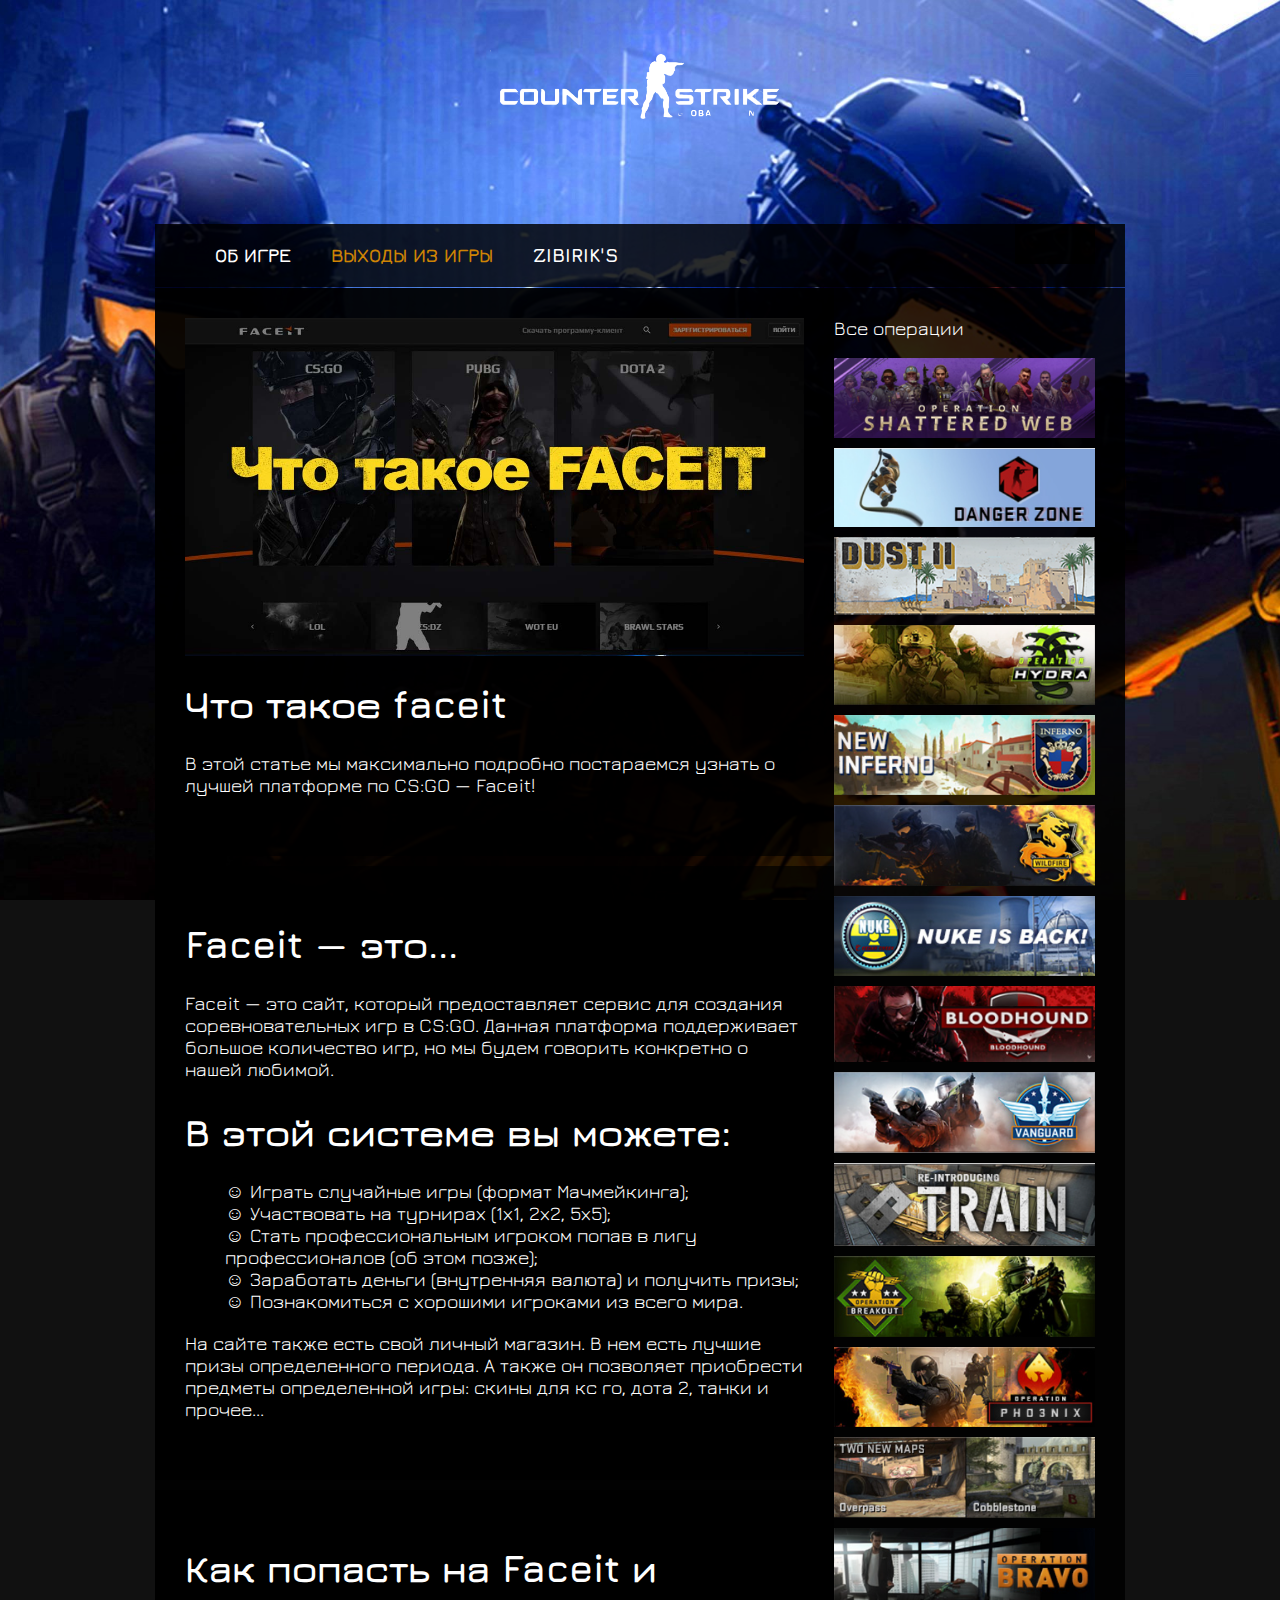
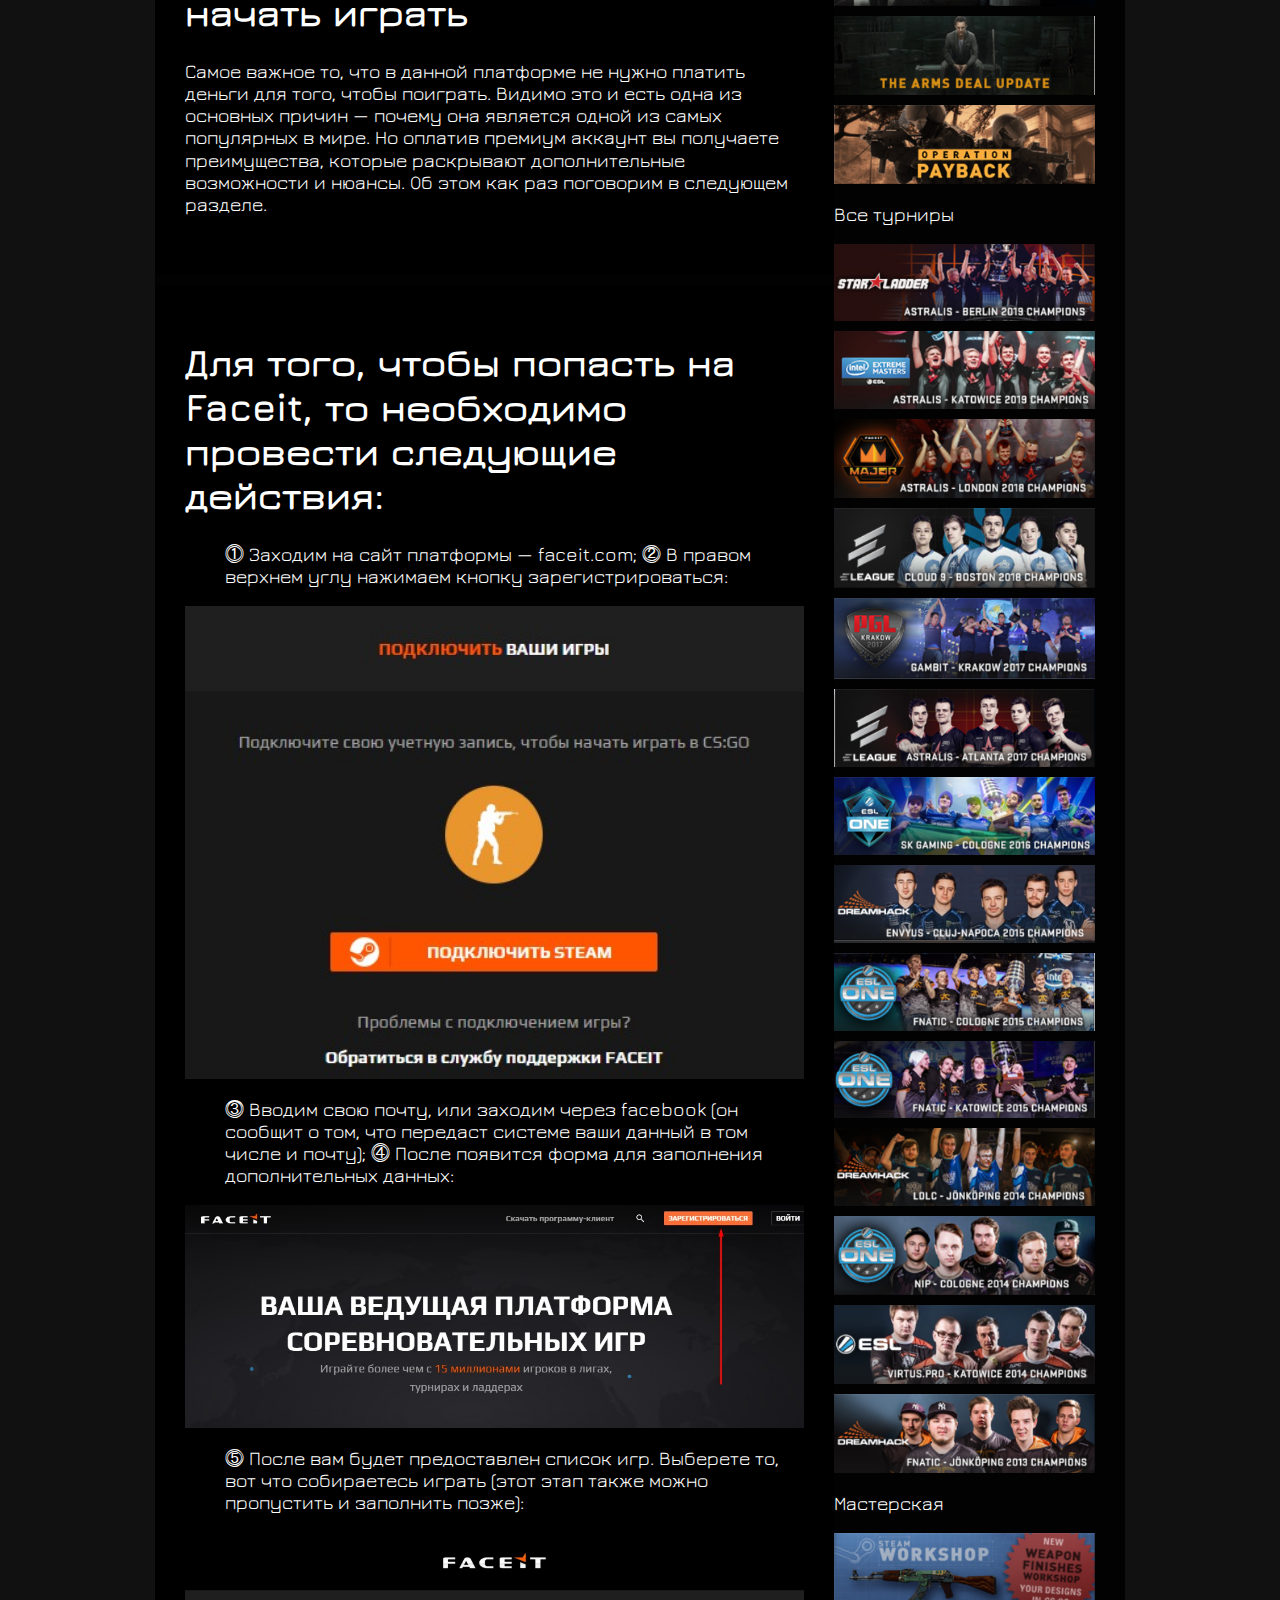
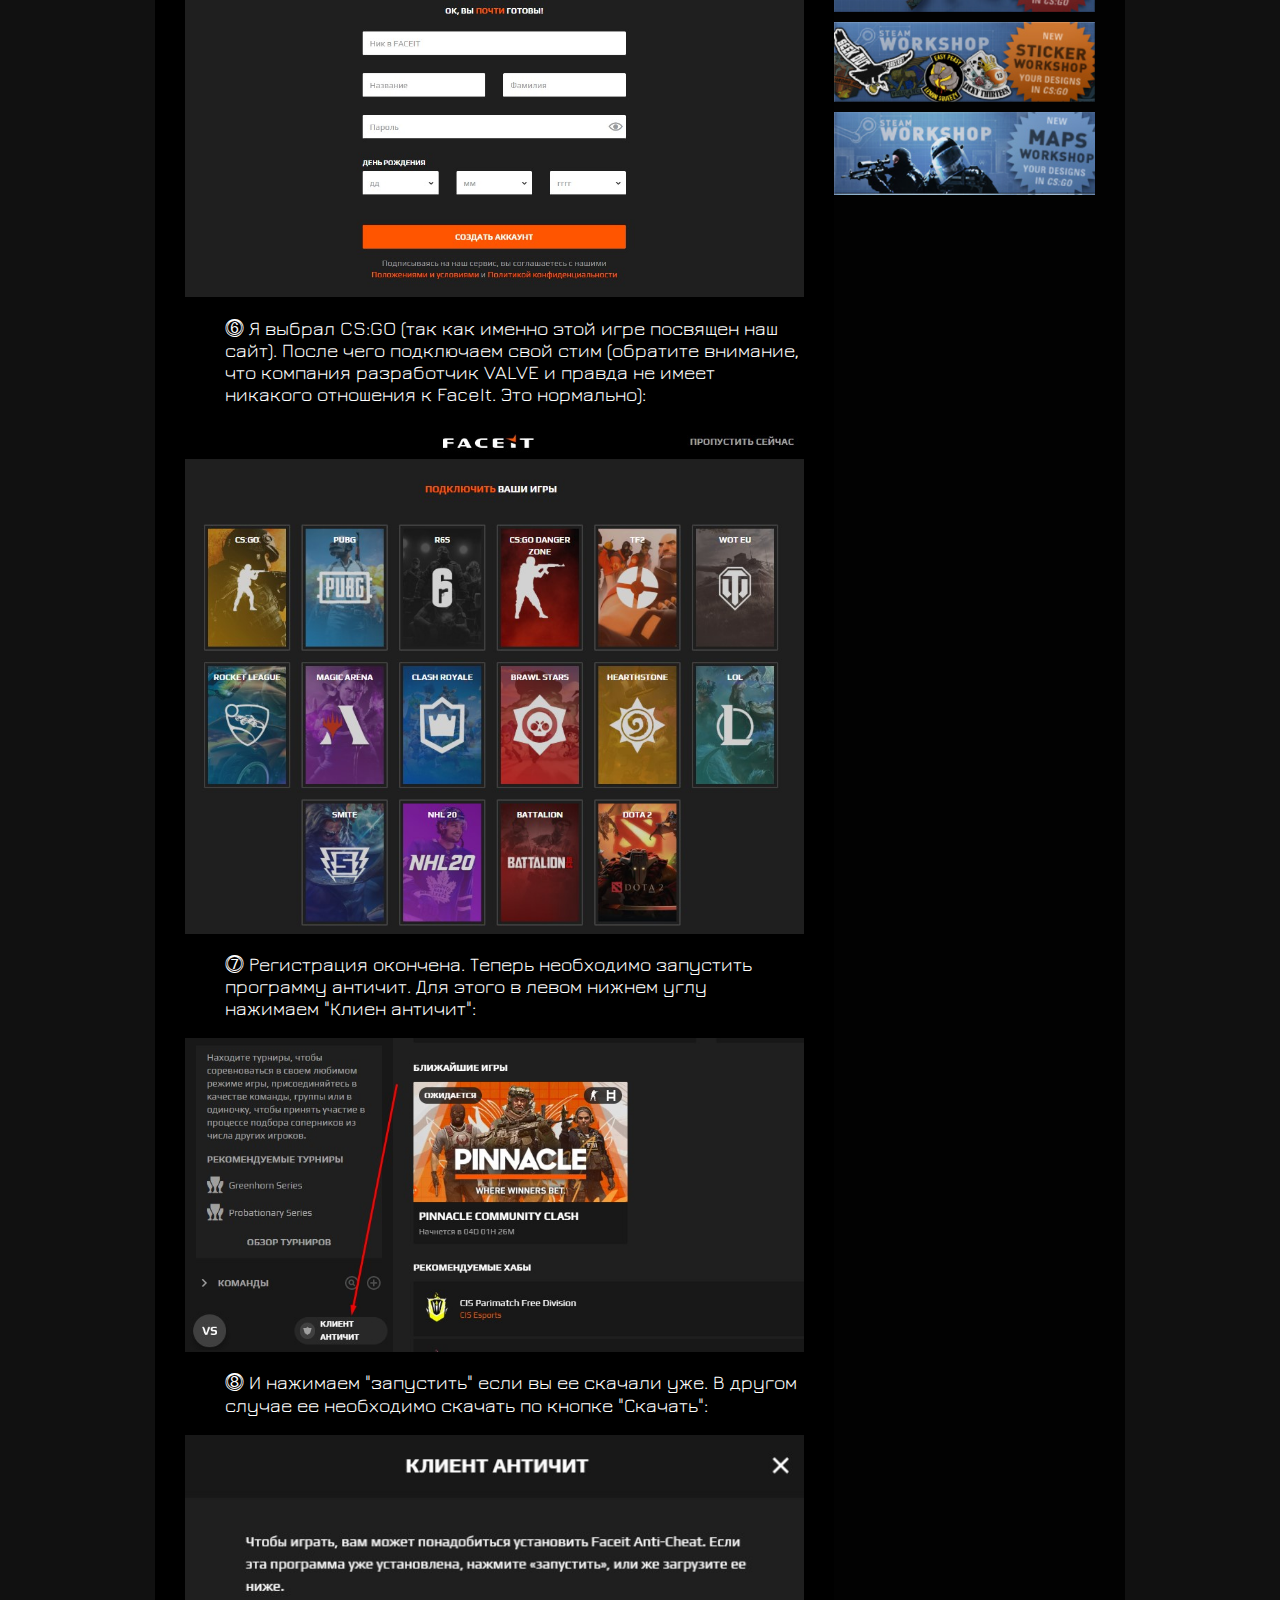
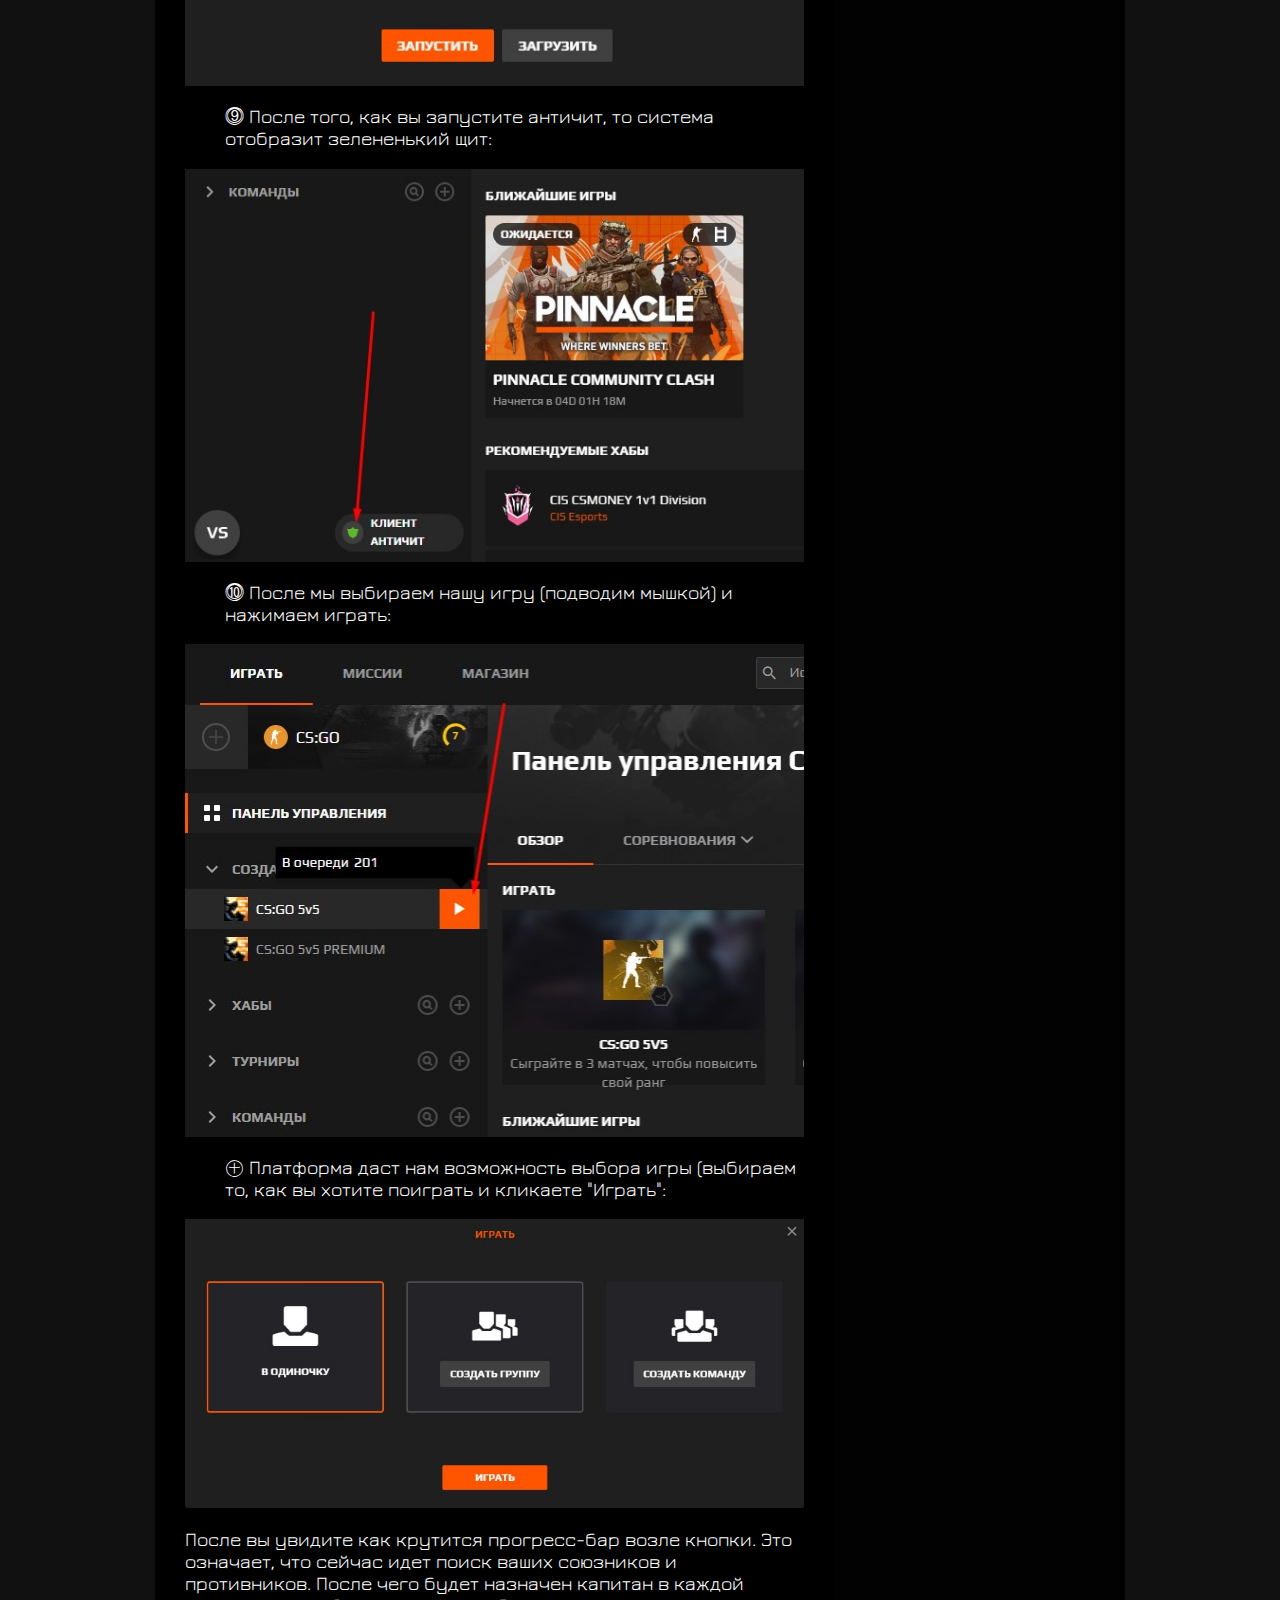
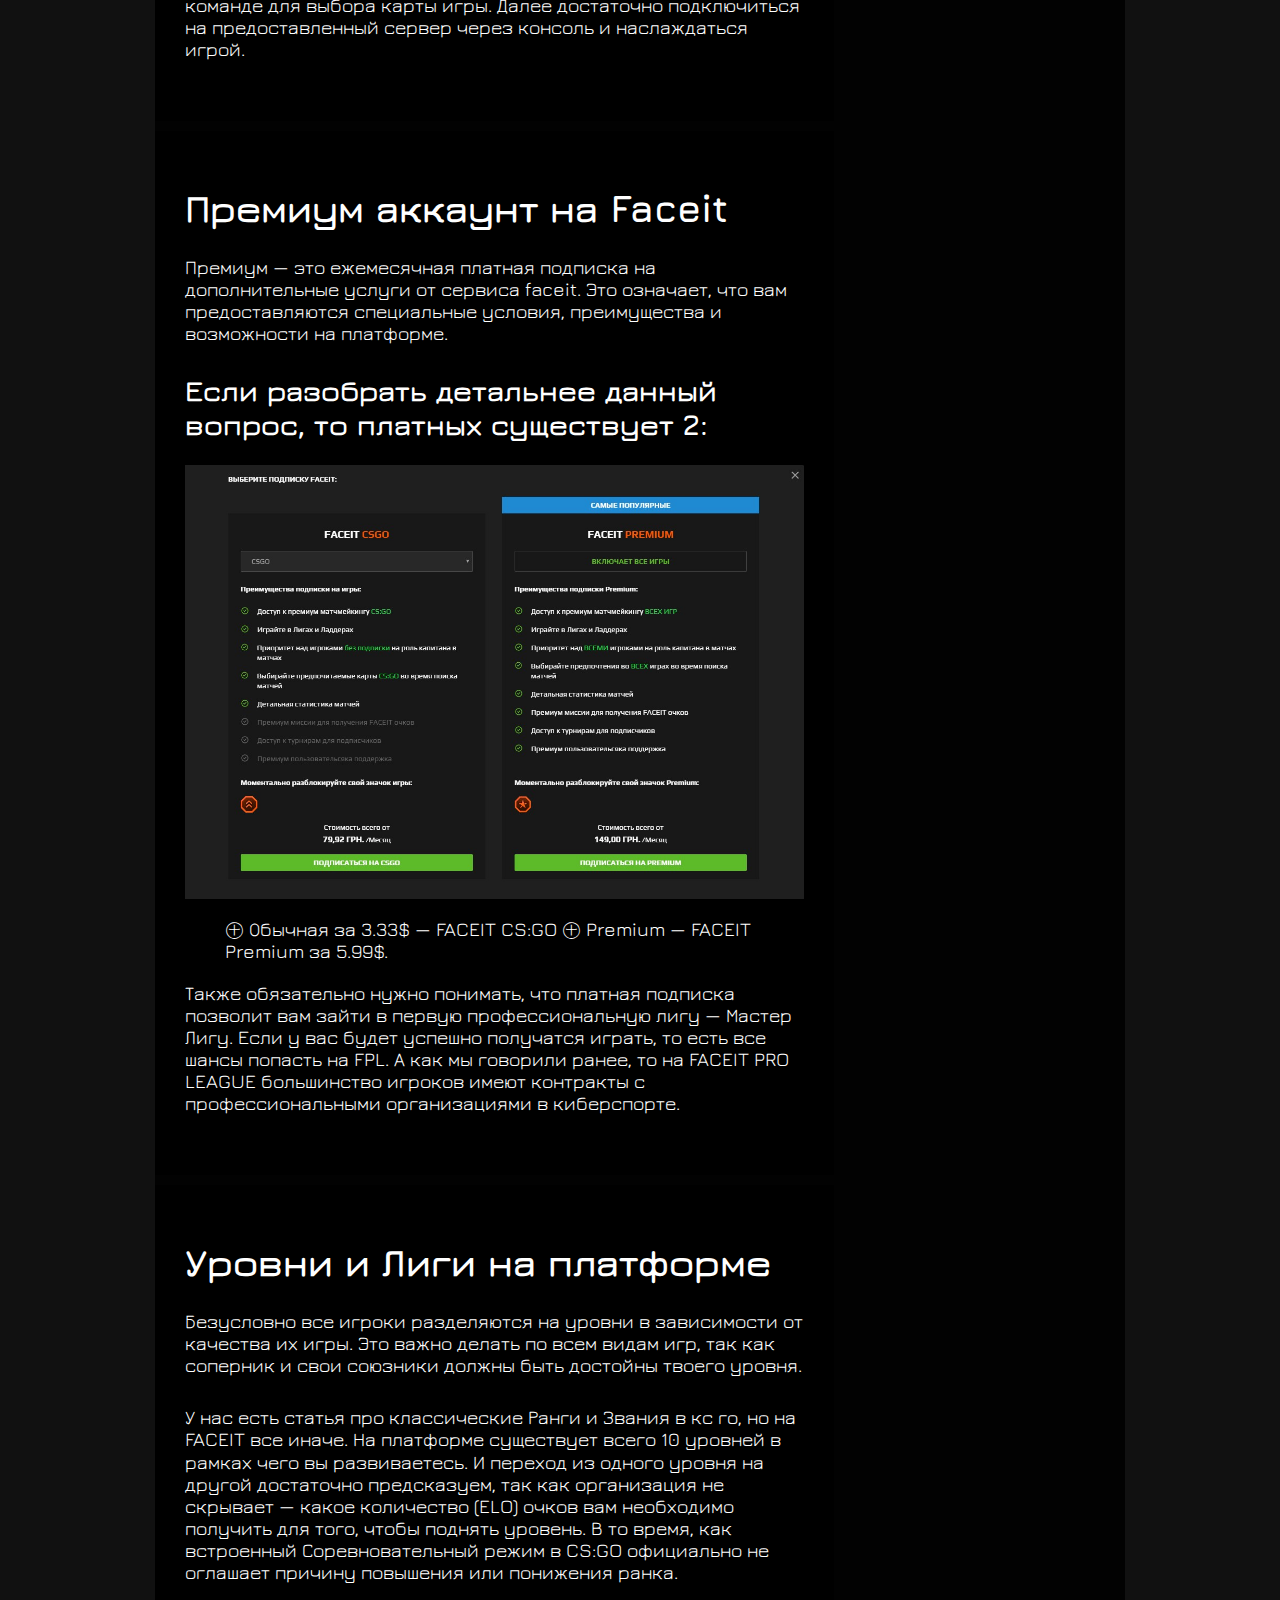
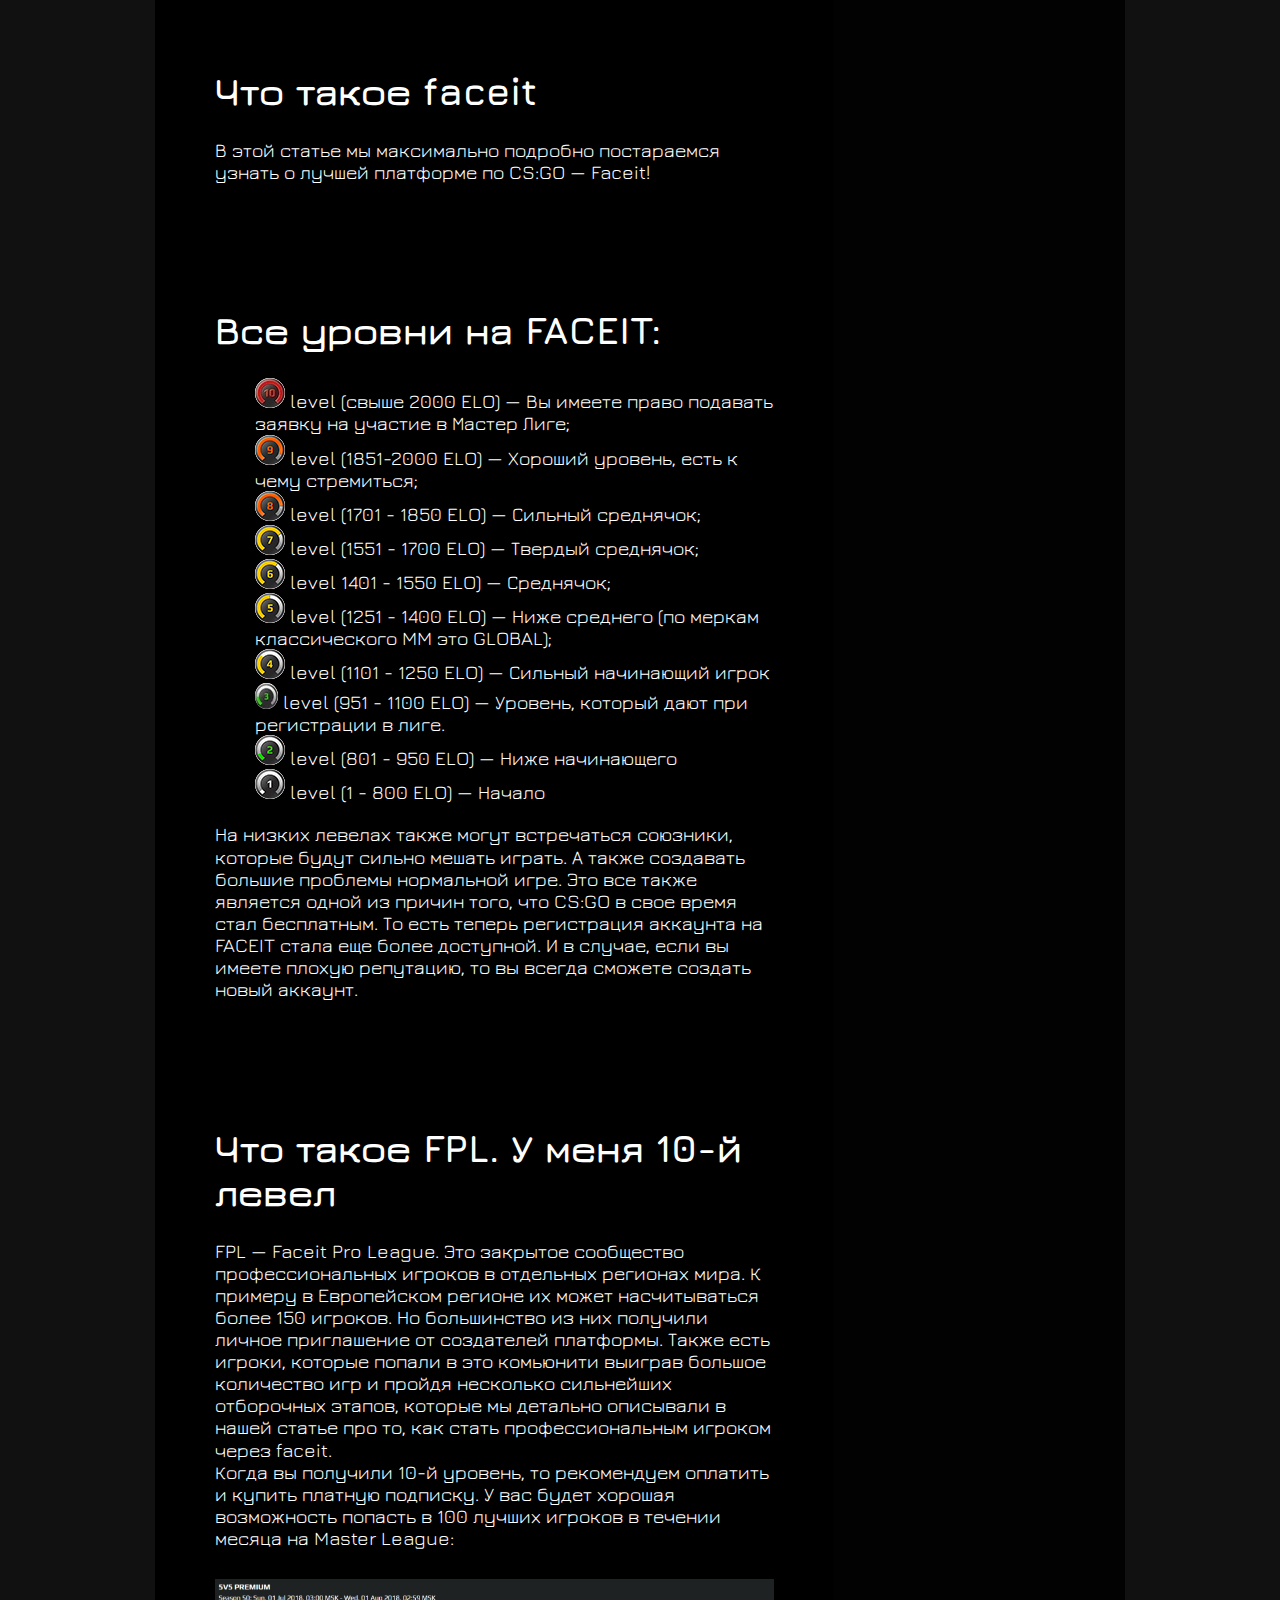
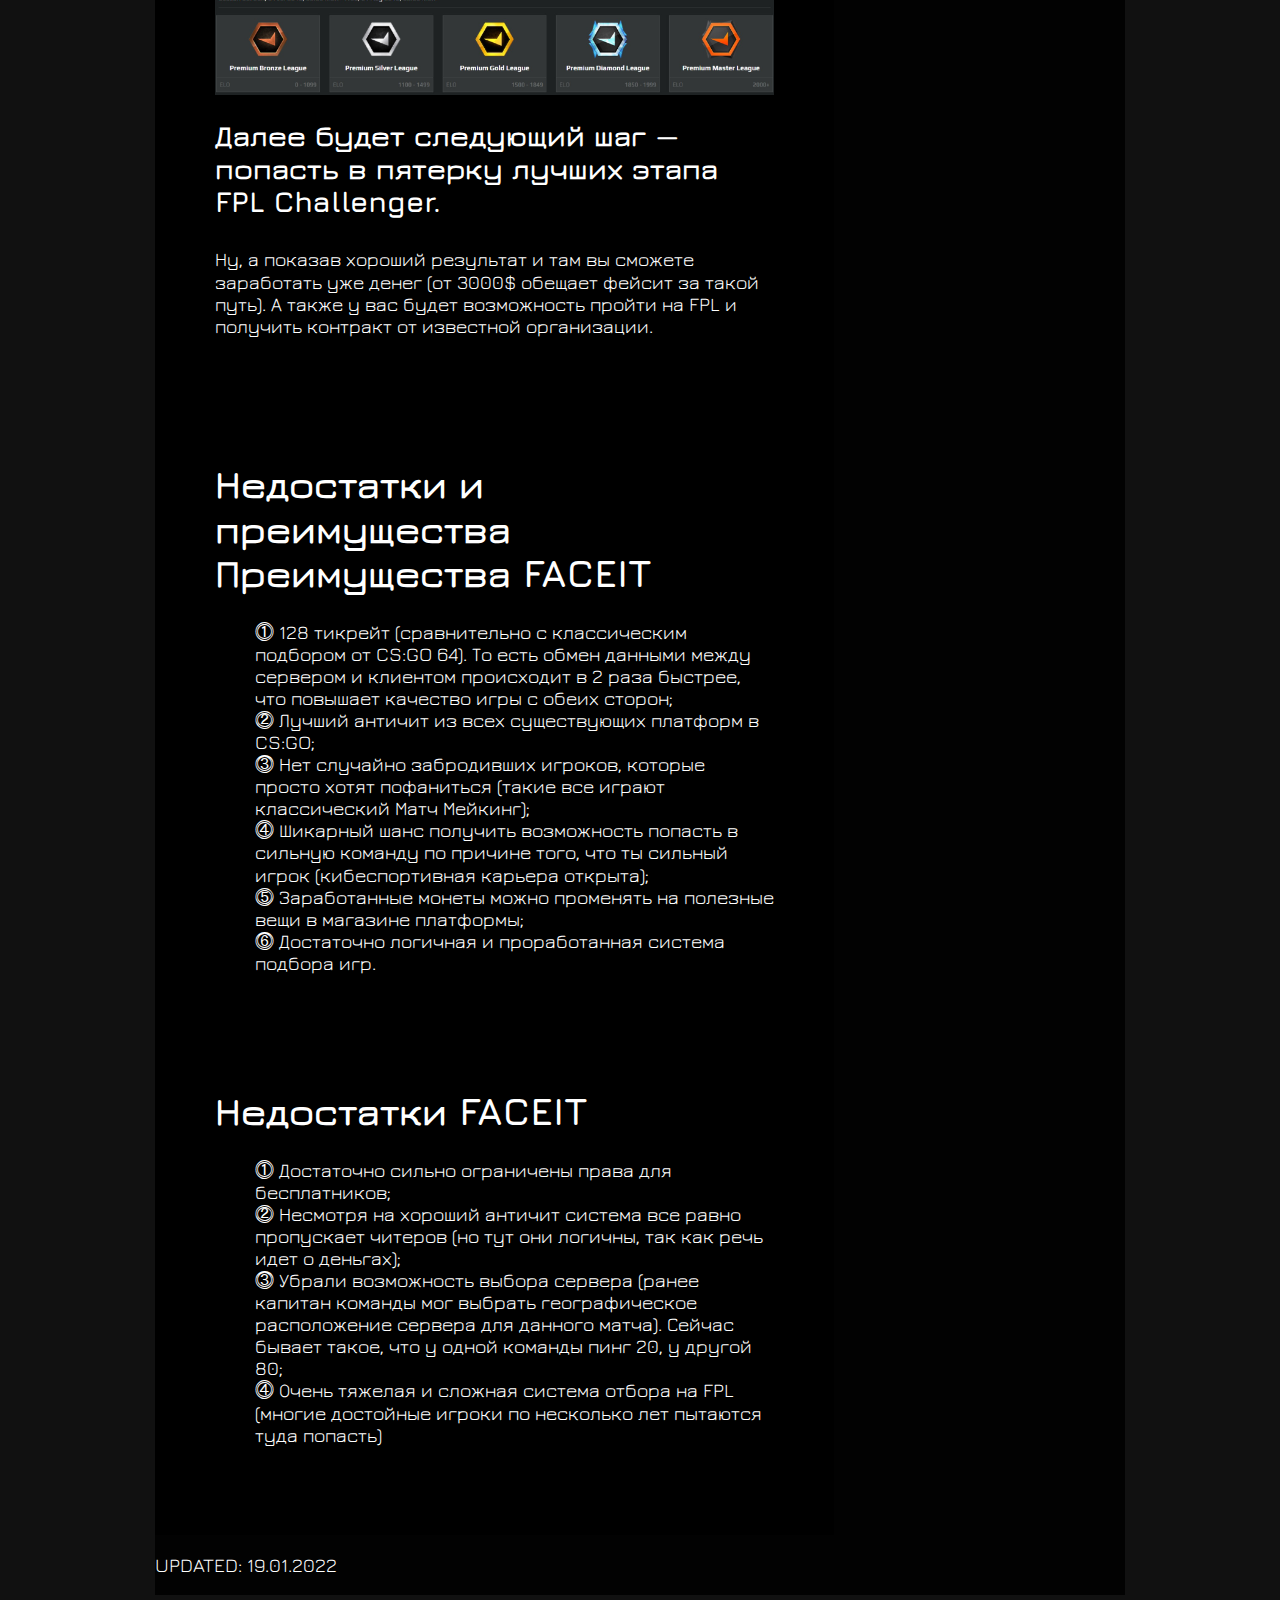
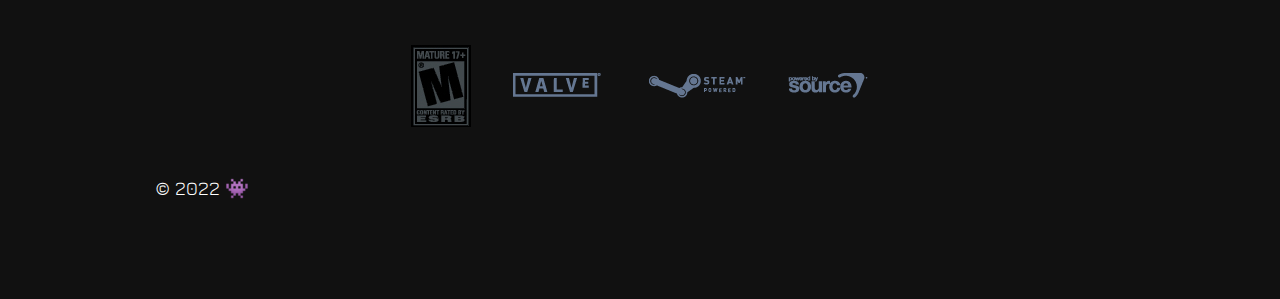
<file: exitingame.html>
<!DOCTYPE html>
<html lang="en">
  <head>
    <meta charset="UTF-8" />
    <meta http-equiv="X-UA-Compatible" content="IE=edge" />
    <meta name="viewport" content="width=device-width, initial-scale=1.0" />
    <title>Home</title>
    <link rel="preconnect" href="https://fonts.googleapis.com" />
    <link rel="preconnect" href="https://fonts.gstatic.com" crossorigin />
    <link
      href="https://fonts.googleapis.com/css2?family=Jura:wght@400;600;700&display=swap"
      rel="stylesheet"
    />
    <link rel="stylesheet" href="style/normalize.css" />
    <link rel="stylesheet" href="style/style.css"/>
  </head>
  <body>
    <header class="header container">
      <a href="index.html" class="logo_link">
        <img class="logo" src="img/logo.png" alt="" />
      </a>
    </header>

    <div class="container">
      <nav class="nav bg">
        <ul class="nav_ul">
          <li id="submenu" class="nav_item"><a class="nav_link" href="index.html">Об игре</a><ul class="nav_sub">
            <li class="nav_item"><a  class="nav_link" href="history.html">История</a></li>
            <li class="nav_item"><a  class="nav_link" href="team's.html">Команды</a></li>
            <li class="nav_item"><a  class="nav_link" href="bloge.html">Обновления</a></li>
            <li class="nav_item"><a  class="nav_link" href="aboutthegame.html">Об игре</a></li>
          </ul>
        </li>
          <li id="submenu" class="nav_item"><a class="nav_link active" href="exitingame.html">Выходы из игры</a><ul class="nav_sub">
            <li class="nav_item"><a class="nav_link" href="">HIII</a></li>
          </ul>
          </li>
          <li class="nav_item"><a class="nav_link" href="about.html">ZIBIRIK's</a></li>
        </ul>
      </nav>

      <div class="network">
        <nav class="nav bg">
          <ul class="nav ul">
            <li class="nav_item"><a class="nav_link" href="index.html" src="/img/VK.png"></a></li>
          </ul>
        </nav>
      </div>

      <div class="page bg">
        <div class="col-1">
          <article class="article">
            <div class="article_img">
              <img class="img-res" src="img/Facit.jpeg" alt="" />
            </div>
            <h1 class="article_title">Что такое faceit</h1>
            <div class="article-content">
              В этой статье мы максимально подробно постараемся узнать о лучшей платформе по CS:GO — Faceit!
            </div>
          </article>

          <article class="article">
            <h1 class="article_title">Faceit — это...</h1>
            <div class="article-content">
              Faceit — это сайт, который предоставляет сервис для создания соревновательных игр в CS:GO. Данная платформа поддерживает большое количество игр, но мы будем говорить конкретно о нашей любимой.  
            </div>
            <h1 class="article_title">В этой системе вы можете:</h1>
            <ul>
              <li class="libefore">
                ☺ Играть случайные игры (формат Мачмейкинга);
              </li>
              <li class="libefore">
                ☺ Участвовать на турнирах (1х1, 2х2, 5х5);
              </li>
              <li class="libefore">
                ☺ Стать профессиональным игроком попав в лигу профессионалов (об этом позже);
              </li>
              <li class="libefore">
                ☺ Заработать деньги (внутренняя валюта) и получить призы;
              </li>
              <li class="libefore">
                ☺ Познакомиться с хорошими игроками из всего мира.
              </li>
            </ul>
            <div class="article-content">
              На сайте также есть свой личный магазин. В нем есть лучшие призы определенного периода. А также он позволяет приобрести предметы определенной игры: скины для кс го, дота 2, танки и прочее...
            </div>
          </article>

          <article class="article">
            <h1 class="article_title">Как попасть на Faceit и начать играть</h1>
            <div class="article-content">
              Самое важное то, что в данной платформе не нужно платить деньги для того, чтобы поиграть. Видимо это и есть одна из основных причин — почему она является одной из самых популярных в мире. Но оплатив премиум аккаунт вы получаете преимущества, которые раскрывают дополнительные возможности и нюансы. Об этом как раз поговорим в следующем разделе.
            </div>
          </article>

          <article class="article">
            <h1 class="article_title">Для того, чтобы попасть на Faceit, то необходимо провести следующие действия:</h1>
            <ul>
              <li>
                ⓵ Заходим на сайт платформы — faceit.com;
                ⓶ В правом верхнем углу нажимаем кнопку зарегистрироваться:
              </li>
            </ul>
            <div class="article_img">
              <img class="img-res" src="img/howstartfacit.jpeg" alt="" />
            </div>
            <ul>
              <li>
                ⓷ Вводим свою почту, или заходим через facebook (он сообщит о том, что передаст системе ваши данный в том числе и почту);
                ⓸ После появится форма для заполнения дополнительных данных:
              </li>
            </ul>
            <div class="article_img">
              <img class="img-res" src="img/howstartfacit1.jpeg" alt="" />
            </div>
            <ul>
              <li>
                ⓹ После вам будет предоставлен список игр. Выберете то, вот что собираетесь играть (этот этап также можно пропустить и заполнить позже):
              </li>
            </ul>
            <div class="article_img">
              <img class="img-res" src="img/howstartfacit2.jpeg" alt="" />
            </div>
            <ul>
              <li>
                ⓺ Я выбрал CS:GO (так как именно этой игре посвящен наш сайт). После чего подключаем свой стим (обратите внимание, что компания разработчик VALVE и правда не имеет никакого отношения к FaceIt. Это нормально):
              </li>
            </ul>
            <div class="article_img">
              <img class="img-res" src="img/howstartfacit3.jpeg" alt="" />
            </div>
            <ul>
              <li>
                ⓻ Регистрация окончена. Теперь необходимо запустить программу античит. Для этого в левом нижнем углу нажимаем "Клиен античит":
              </li>
            </ul>
            <div class="article_img">
              <img class="img-res" src="img/howstartfacit4.jpeg" alt="" />
            </div>
            <ul>
              <li>
                ⓼ И нажимаем "запустить" если вы ее скачали уже. В другом случае ее необходимо скачать по кнопке "Скачать":
              </li>
            </ul>
            <div class="article_img">
              <img class="img-res" src="img/howstartfacit5.jpeg" alt="" />
            </div>
            <ul>
              <li>
                ⓽ После того, как вы запустите античит, то система отобразит зелененький щит:
              </li>
            </ul>
            <div class="article_img">
              <img class="img-res" src="img/howstartfacit6.jpeg" alt="" />
            </div>
            <ul>
              <li>
                ⓾ После мы выбираем нашу игру (подводим мышкой) и нажимаем играть:
              </li>
            </ul>
            <div class="article_img">
              <img class="img-res" src="img/howstartfacit7.jpeg" alt="" />
            </div>
            <ul>
              <li>
                ㊉ Платформа даст нам возможность выбора игры (выбираем то, как вы хотите поиграть и кликаете "Играть":
              </li>
            </ul>
            <div class="article_img">
              <img class="img-res" src="img/howstartfacit8.jpeg" alt="" />
            </div>
            <div class="article-content">
              После вы увидите как крутится прогресс-бар возле кнопки. Это означает, что сейчас идет поиск ваших союзников и противников. После чего будет назначен капитан в каждой команде для выбора карты игры. Далее достаточно подключиться на предоставленный сервер через консоль и наслаждаться игрой.  
            </div>
          </article>

          <article class="article">
            <h1 class="article_title">Премиум аккаунт на Faceit</h1>
            <div class="article_img">
            </div>
            <div class="article-content">
              Премиум — это ежемесячная платная подписка на дополнительные услуги от сервиса faceit. Это означает, что вам предоставляются специальные условия, преимущества и возможности на платформе.
			      </div>
            <h2>Если разобрать детальнее данный вопрос, то платных существует 2:</h2>
            <img class="img-res" src="img/buyfacit.jpeg" alt="" />
            <ul>
              <li>
                ㊉ Обычная за 3.33$ — FACEIT CS:GO
                ㊉ Premium — FACEIT Premium за 5.99$.
              </li>
            </ul>
            <div class="article-content">Также обязательно нужно понимать, что платная подписка позволит вам зайти в первую профессиональную лигу — Мастер Лигу. Если у вас будет успешно получатся играть, то есть все шансы попасть на FPL. А как мы говорили ранее, то на FACEIT PRO LEAGUE большинство игроков имеют контракты с профессиональными организациями в киберспорте.</div>
          </article>

          <article class="article">
            <h1 class="article_title">Уровни и Лиги на платформе</h1>
            <div class="article_img">
              <div class="article-content">
                Безусловно все игроки разделяются на уровни в зависимости от качества их игры. Это важно делать по всем видам игр, так как соперник и свои союзники должны быть достойны твоего уровня.
              </div>
              <div class="article-content">
                У нас есть статья про классические Ранги и Звания в кс го, но на FACEIT все иначе. На платформе существует  всего 10 уровней в рамках чего вы развиваетесь. И переход из одного уровня на другой достаточно предсказуем, так как организация не скрывает — какое количество (ELO) очков вам необходимо получить для того, чтобы поднять уровень. В то время, как встроенный Соревновательный режим в CS:GO официально не оглашает причину повышения или понижения ранка.
              </div>

              <article class="article">
                <h1 class="article_title">Что такое faceit</h1>
                <div class="article-content">
                  В этой статье мы максимально подробно постараемся узнать о лучшей платформе по CS:GO — Faceit!
                </div>
              </article>

              <article class="article">
                <h1 class="article_title">Все уровни на FACEIT:</h1>
                <ul>
                  <li>
                    <img src="/img/facit10.png"> level (свыше 2000 ELO) — Вы имеете право подавать заявку на участие в Мастер Лиге; <br>
                    <img src="/img/facit9.png"> level (1851-2000 ELO) — Хороший уровень, есть к чему стремиться;<br>
                    <img src="/img/facit8.png"> level (1701 - 1850 ELO) — Сильный среднячок;<br>
                    <img src="/img/facit7.png"> level (1551 - 1700 ELO) — Твердый среднячок;<br>
                    <img src="/img/facit6.png"> level 1401 - 1550 ELO) — Среднячок;<br>
                    <img src="/img/facit5.png"> level (1251 - 1400 ELO) — Ниже среднего (по меркам классического MM это GLOBAL);<br>
                    <img src="/img/facit4.png"> level (1101 - 1250 ELO) — Сильный начинающий игрок<br>
                    <img src="/img/facit3.png"> level (951 - 1100 ELO) — Уровень, который дают при регистрации в лиге.<br>
                    <img src="/img/facit2.png"> level (801 - 950 ELO) — Ниже начинающего<br>
                    <img src="/img/facit1.png"> level (1 - 800 ELO) — Начало<br>
                  </li>
                </ul>
                <div class="article-content">
                  На низких левелах также могут встречаться союзники, которые будут сильно мешать играть. А также создавать большие проблемы нормальной игре. Это все также является одной из причин того, что CS:GO в свое время стал бесплатным. То есть теперь регистрация аккаунта на FACEIT стала еще более доступной. И в случае, если вы имеете плохую репутацию, то вы всегда сможете создать новый аккаунт.
                </div>
              </article>

              <article class="article">
                <h1 class="article_title">Что такое FPL. У меня 10-й левел</h1>
                <div class="article-content">
                  FPL — Faceit Pro League. Это закрытое сообщество профессиональных игроков в отдельных регионах мира. К примеру в Европейском регионе их может насчитываться более 150 игроков. Но большинство из них получили личное приглашение от создателей платформы. Также есть игроки, которые попали в это комьюнити выиграв большое количество игр и пройдя несколько сильнейших отборочных этапов, которые мы детально описывали в нашей статье про то, как стать профессиональным игроком через faceit.<br> Когда вы получили 10-й уровень, то рекомендуем оплатить и купить платную подписку. У вас будет хорошая возможность попасть в 100 лучших игроков в течении месяца на Master League:
                </div>
                <div class="article_img">
                  <img class="img-res" src="img/ligi-na-feysit.jpeg" alt="" />
                </div>
                <div class="article-content">
                  <h2>Далее будет следующий шаг — попасть в пятерку лучших этапа FPL Challenger. </h2>
                </div>
                <div class="article-content">
                  Ну, а показав хороший результат и там вы сможете заработать уже денег (от 3000$ обещает фейсит за такой путь). А также у вас будет возможность пройти на FPL и получить контракт от известной организации.
                </div>
              </article>

              <article class="article">
                <h1 class="article_title">Недостатки и преимущества<br>
                  Преимущества FACEIT</h1>
                <ul>
                  <li>⓵ 128 тикрейт (сравнительно с классическим подбором от CS:GO 64). То есть обмен данными между сервером и клиентом происходит в 2 раза быстрее, что повышает качество игры с обеих сторон;</li>
                  <li>⓶ Лучший античит из всех существующих платформ в CS:GO;</li>
                  <li>⓷ Нет случайно забродивших игроков, которые просто хотят пофаниться (такие все играют классический Матч Мейкинг);</li>
                  <li>⓸ Шикарный шанс получить возможность попасть в сильную команду по причине того, что ты сильный игрок (кибеспортивная карьера открыта);</li>
                  <li>⓹ Заработанные монеты можно променять на полезные вещи в магазине платформы;</li>
                  <li>⓺ Достаточно логичная и проработанная система подбора игр.</li>
                </ul>
              </article>

              <article class="article">
                <h1 class="article_title">Недостатки FACEIT</h1>
                <ul>
                  <li>⓵ Достаточно сильно ограничены права для бесплатников;</li>
                  <li>⓶ Несмотря на хороший античит система все равно пропускает читеров (но тут они логичны, так как речь идет о деньгах);</li>
                  <li>⓷ Убрали возможность выбора сервера (ранее капитан команды мог выбрать географическое расположение сервера для данного матча). Сейчас бывает такое, что у одной команды пинг 20, у другой 80;</li>
                  <li>⓸ Очень тяжелая и сложная система отбора на FPL (многие достойные игроки по несколько лет пытаются туда попасть)</li>
                </ul>
              </article>
            </div>
          </article>
          <p>UPDATED: 19.01.2022</p>
        </div>
        
        <div class="col-2">

          <div>
            <p>Все операции</p>
          </div>
          
          <a class="banner" href="fer.html">
            <img class="img-res" src="img/banner 1.png" alt="" />
          </a>

          <div class="banner">
            <img class="img-res" src="img/banner 2.png" alt="" />
          </div>
          <div class="banner">
            <img class="img-res" src="img/banner 3.png" alt="" />
          </div>

          <div class="banner">
            <img class="img-res" src="img/banner 4.png" alt="" />
          </div>

          <div class="banner">
            <img class="img-res" src="img/banner 5.png" alt="" />
          </div>

          <div class="banner">
            <img class="img-res" src="img/banner 6.png" alt="" />
          </div>

          <div class="banner">
            <img class="img-res" src="img/banner 7.png" alt="" />
          </div>

          <div class="banner">
            <img class="img-res" src="img/banner 8.png" alt="" />
          </div>

          <div class="banner">
            <img class="img-res" src="img/banner 9.png" alt="" />
          </div>

          <div class="banner">
            <img class="img-res" src="img/banner 10.png" alt="" />
          </div>

          <div class="banner">
            <img class="img-res" src="img/banner 11.png" alt="" />
          </div>

          <div class="banner">
            <img class="img-res" src="img/banner 12.png" alt="" />
          </div>

          <div class="banner">
            <img class="img-res" src="img/banner 13.png" alt="" />
          </div>

          <div class="banner">
            <img class="img-res" src="img/banner 14.png" alt="" />
          </div>

          <div class="banner">
            <img class="img-res" src="img/banner 15.png" alt="" />
          </div>

          <div class="banner">
            <img class="img-res" src="img/banner 16.png" alt="" />
          </div>

          <div>
            <p>Все турниры</p>
          </div>

          <div class="banner">
            <img class="img-res" src="img/match 1.png" alt="" />
          </div>

          <div class="banner">
            <img class="img-res" src="img/match 2.png" alt="" />
          </div>

          <div class="banner">
            <img class="img-res" src="img/match 3.png" alt="" />
          </div>

          <div class="banner">
            <img class="img-res" src="img/match 4.png" alt="" />
          </div>

          <div class="banner">
            <img class="img-res" src="img/match 5.png" alt="" />
          </div>

          <div class="banner">
            <img class="img-res" src="img/match 6.png" alt="" />
          </div>

          <div class="banner">
            <img class="img-res" src="img/match 7.png" alt="" />
          </div>

          <div class="banner">
            <img class="img-res" src="img/match 8.png" alt="" />
          </div>

          <div class="banner">
            <img class="img-res" src="img/match 9.png" alt="" />
          </div>

          <div class="banner">
            <img class="img-res" src="img/match 10.png" alt="" />
          </div>

          <div class="banner">
            <img class="img-res" src="img/match 11.png" alt="" />
          </div>

          <div class="banner">
            <img class="img-res" src="img/match 12.png" alt="" />
          </div>

          <div class="banner">
            <img class="img-res" src="img/match 13.png" alt="" />
          </div>

          <div class="banner">
            <img class="img-res" src="img/match 14.png" alt="" />
          </div>

          <p>Мастерская</p>

          <div class="banner">
            <img class="img-res" src="img/community 1.png" alt="" />
          </div>

          <div class="banner">
            <img class="img-res" src="img/community 2.png" alt="" />
          </div>

          <div class="banner">
            <img class="img-res" src="img/community 3.png" alt="" />
          </div>
        </div>
      </div>
    </div>

    <footer class="footer container">
      <div class="footer-item">
        <img src="img/footer_esrb.jpg" />
        <img src="img/footer_valve.png" />
        <img src="img/footer_steam.png" />
        <img src="img/footer_source.png" />
      </div>
      <p>&copy; 2022 👾</p>
    </footer>
    <script src="https://code.jquery.com/jquery-3.6.0.min.js"></script>
    <script src="/js/script.js"></script>
  </body>
</html>
</file>
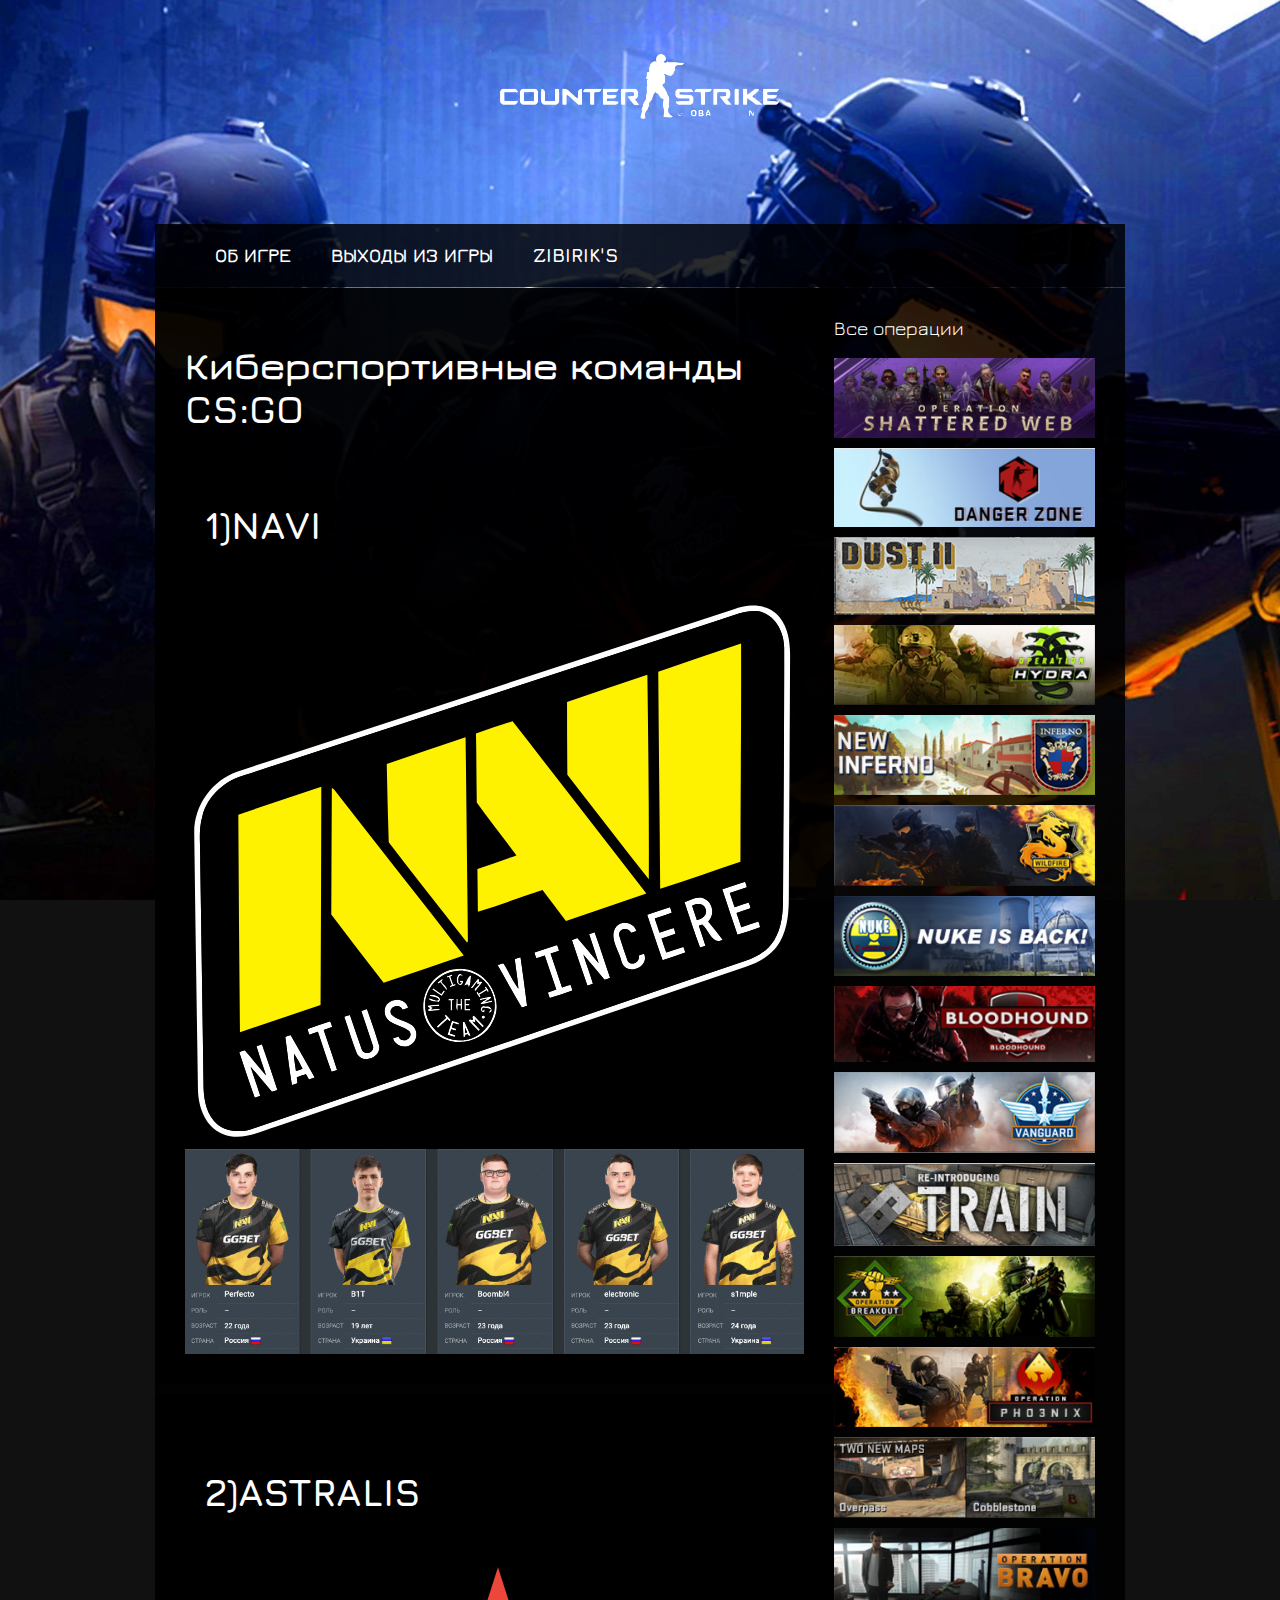
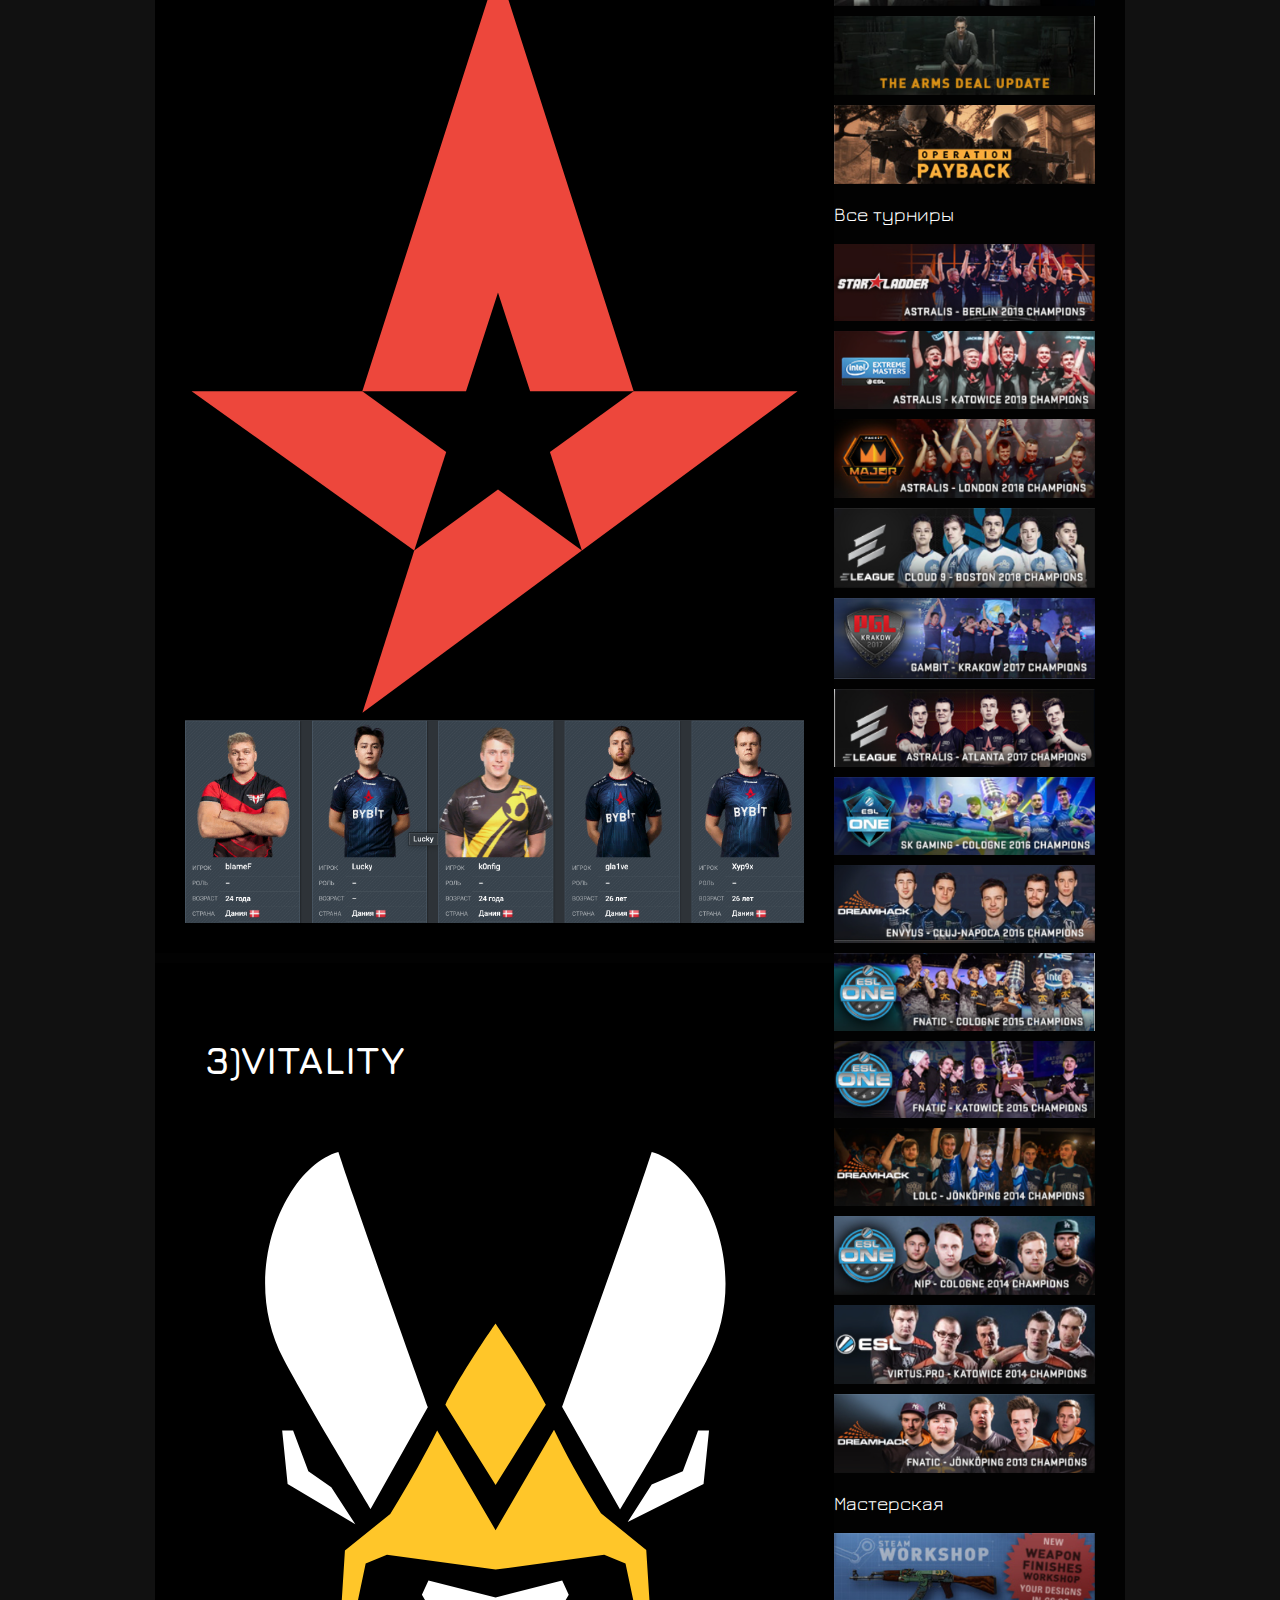
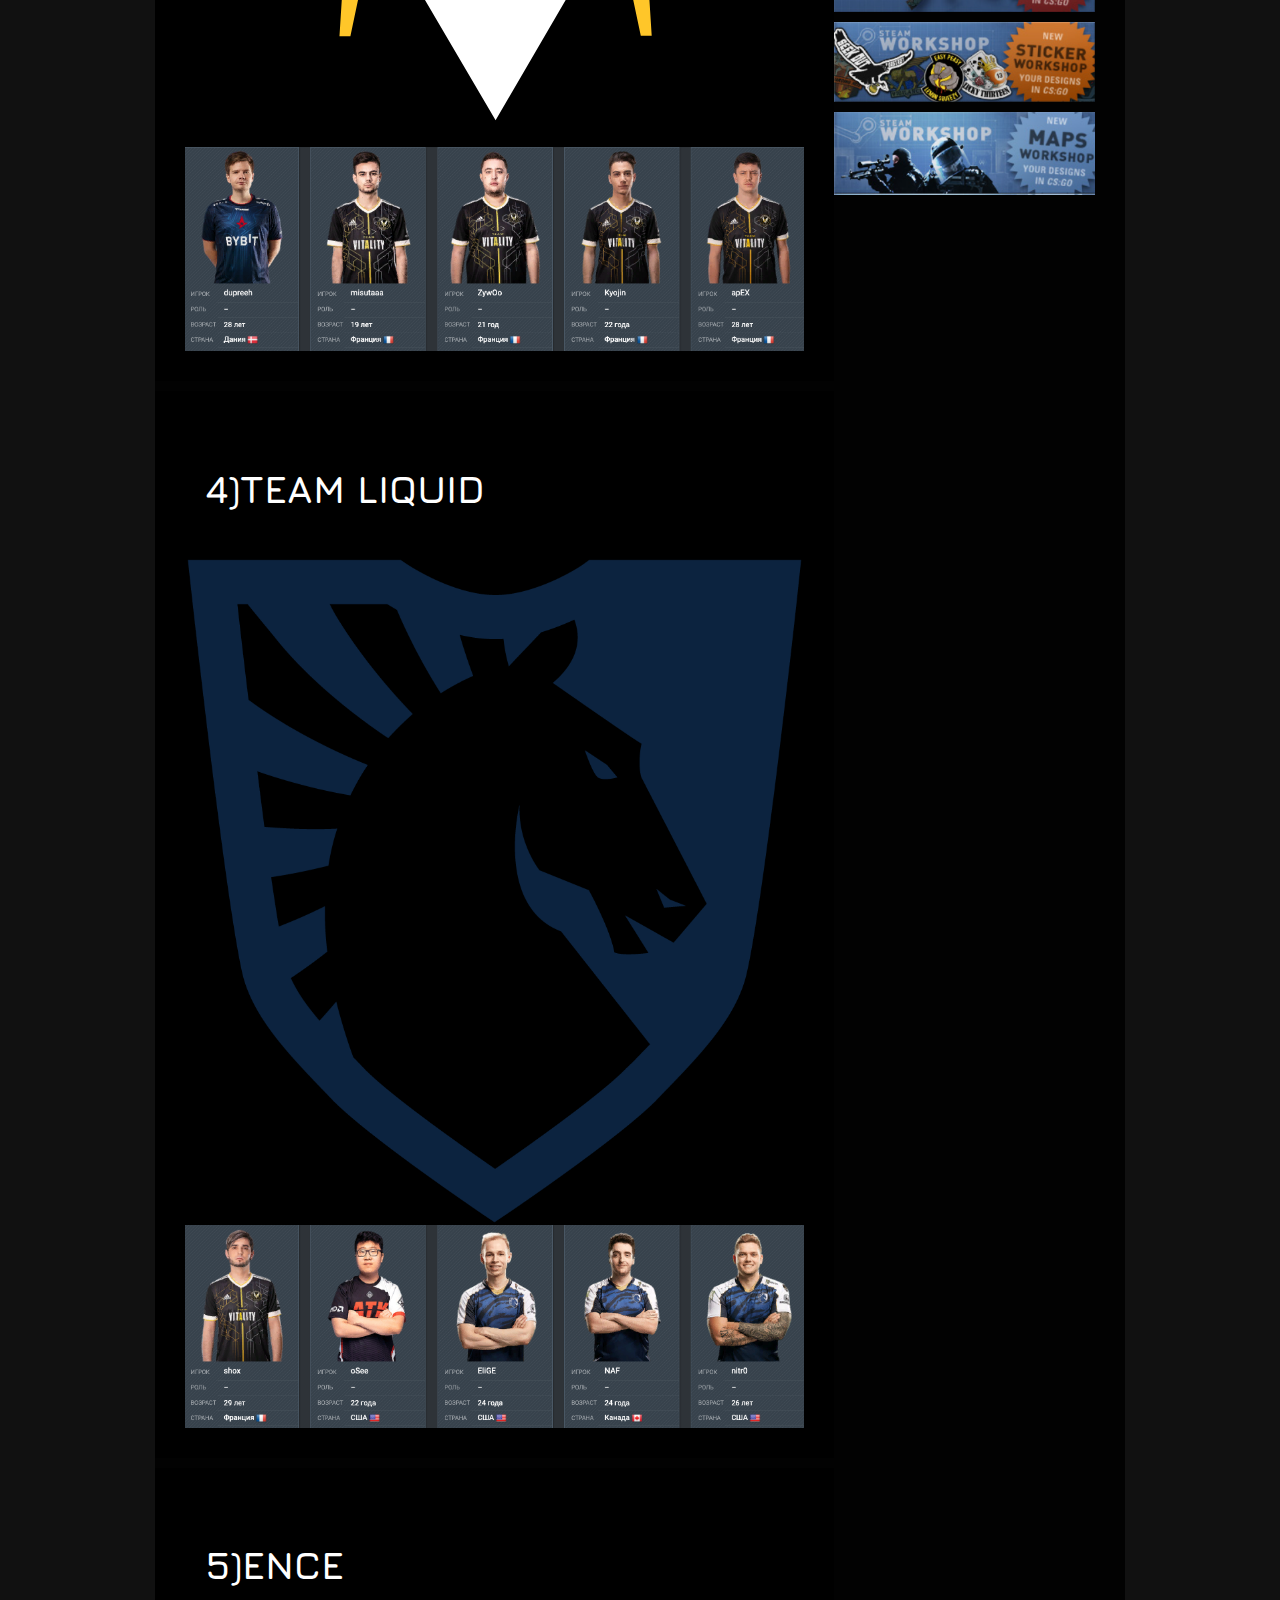
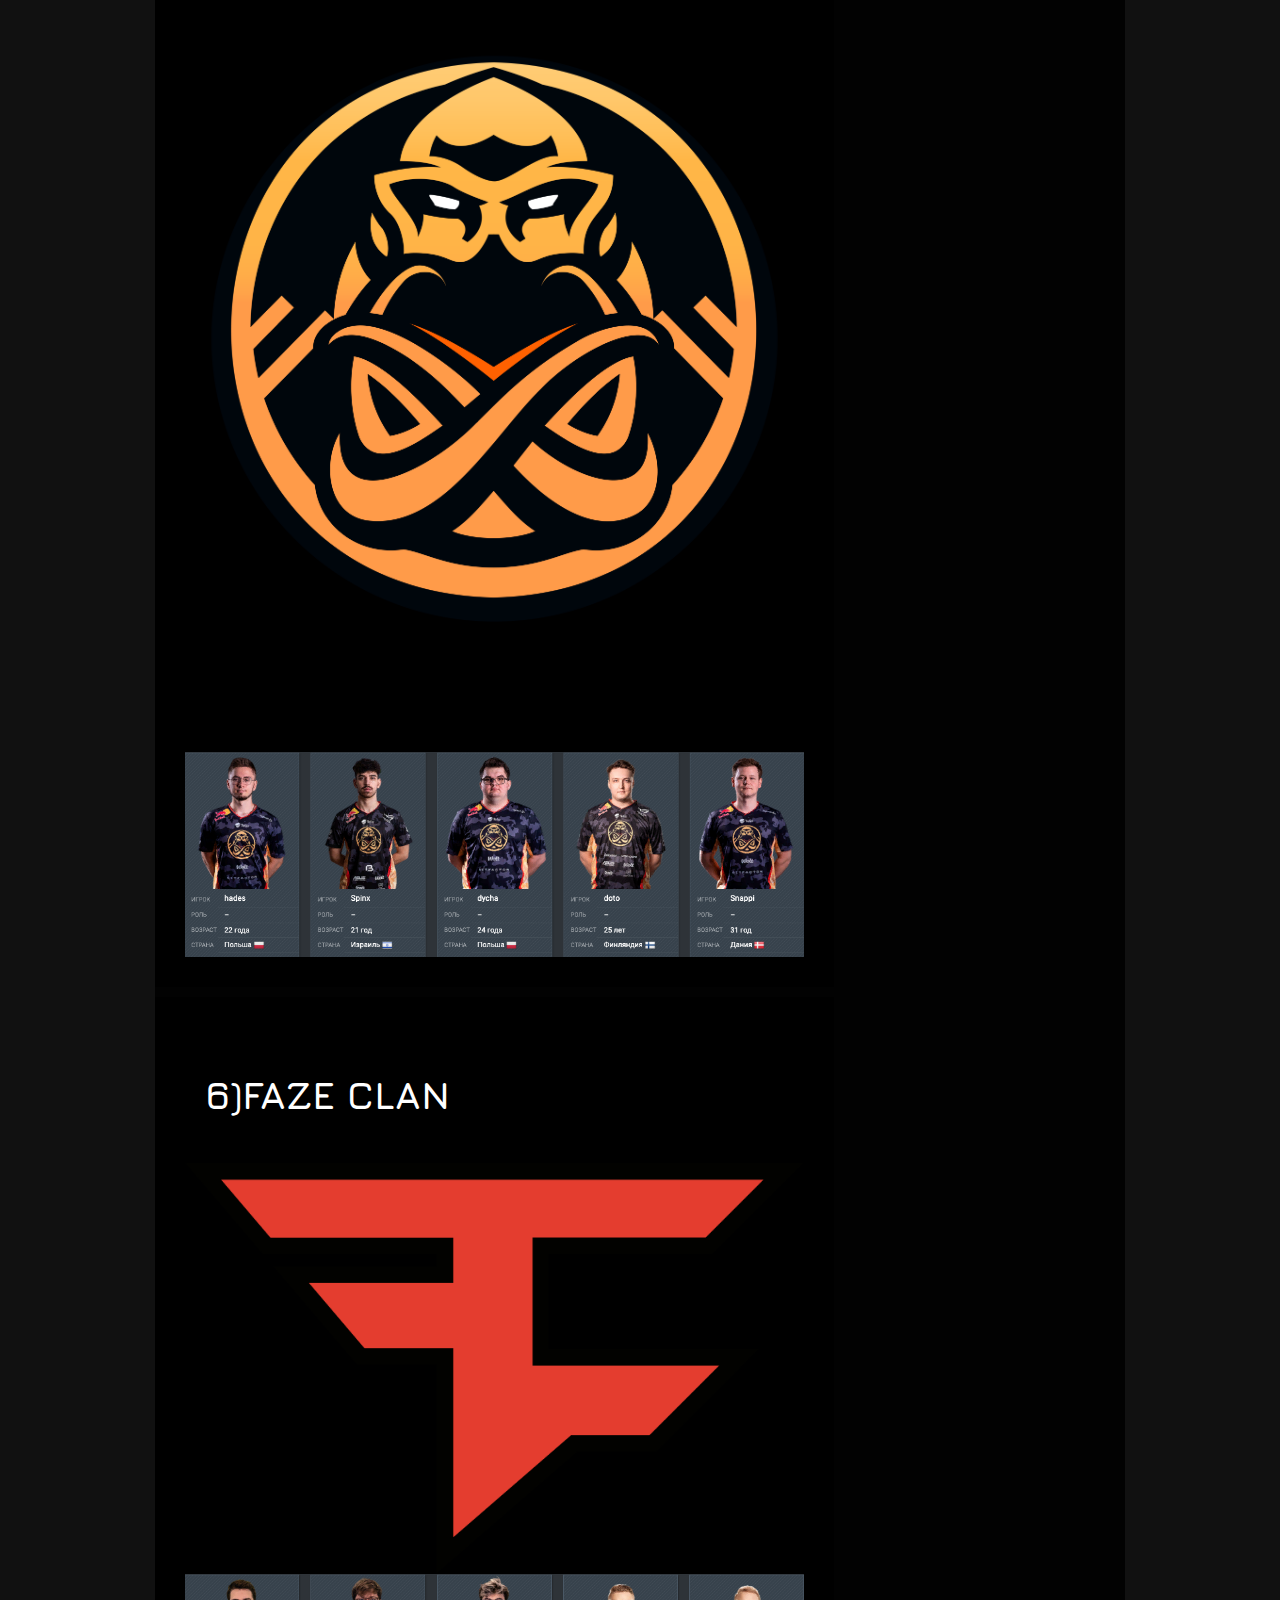
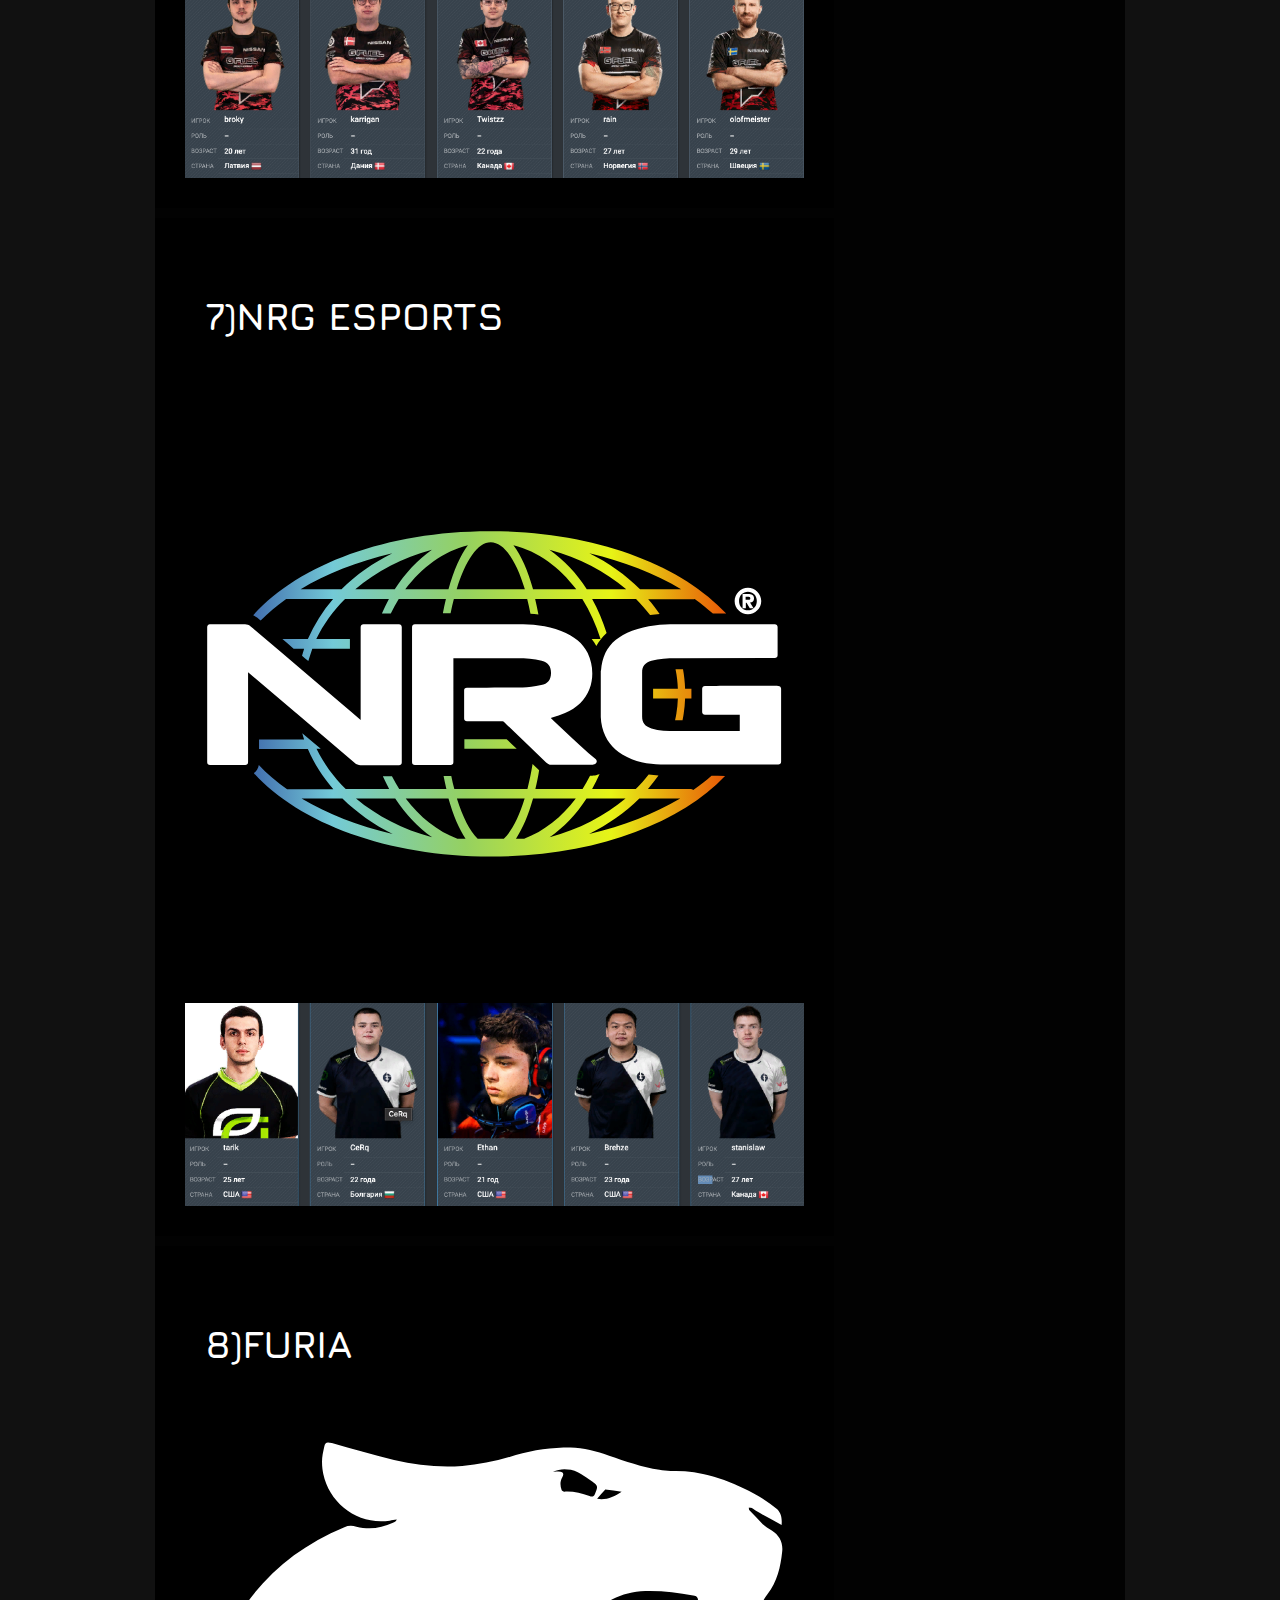
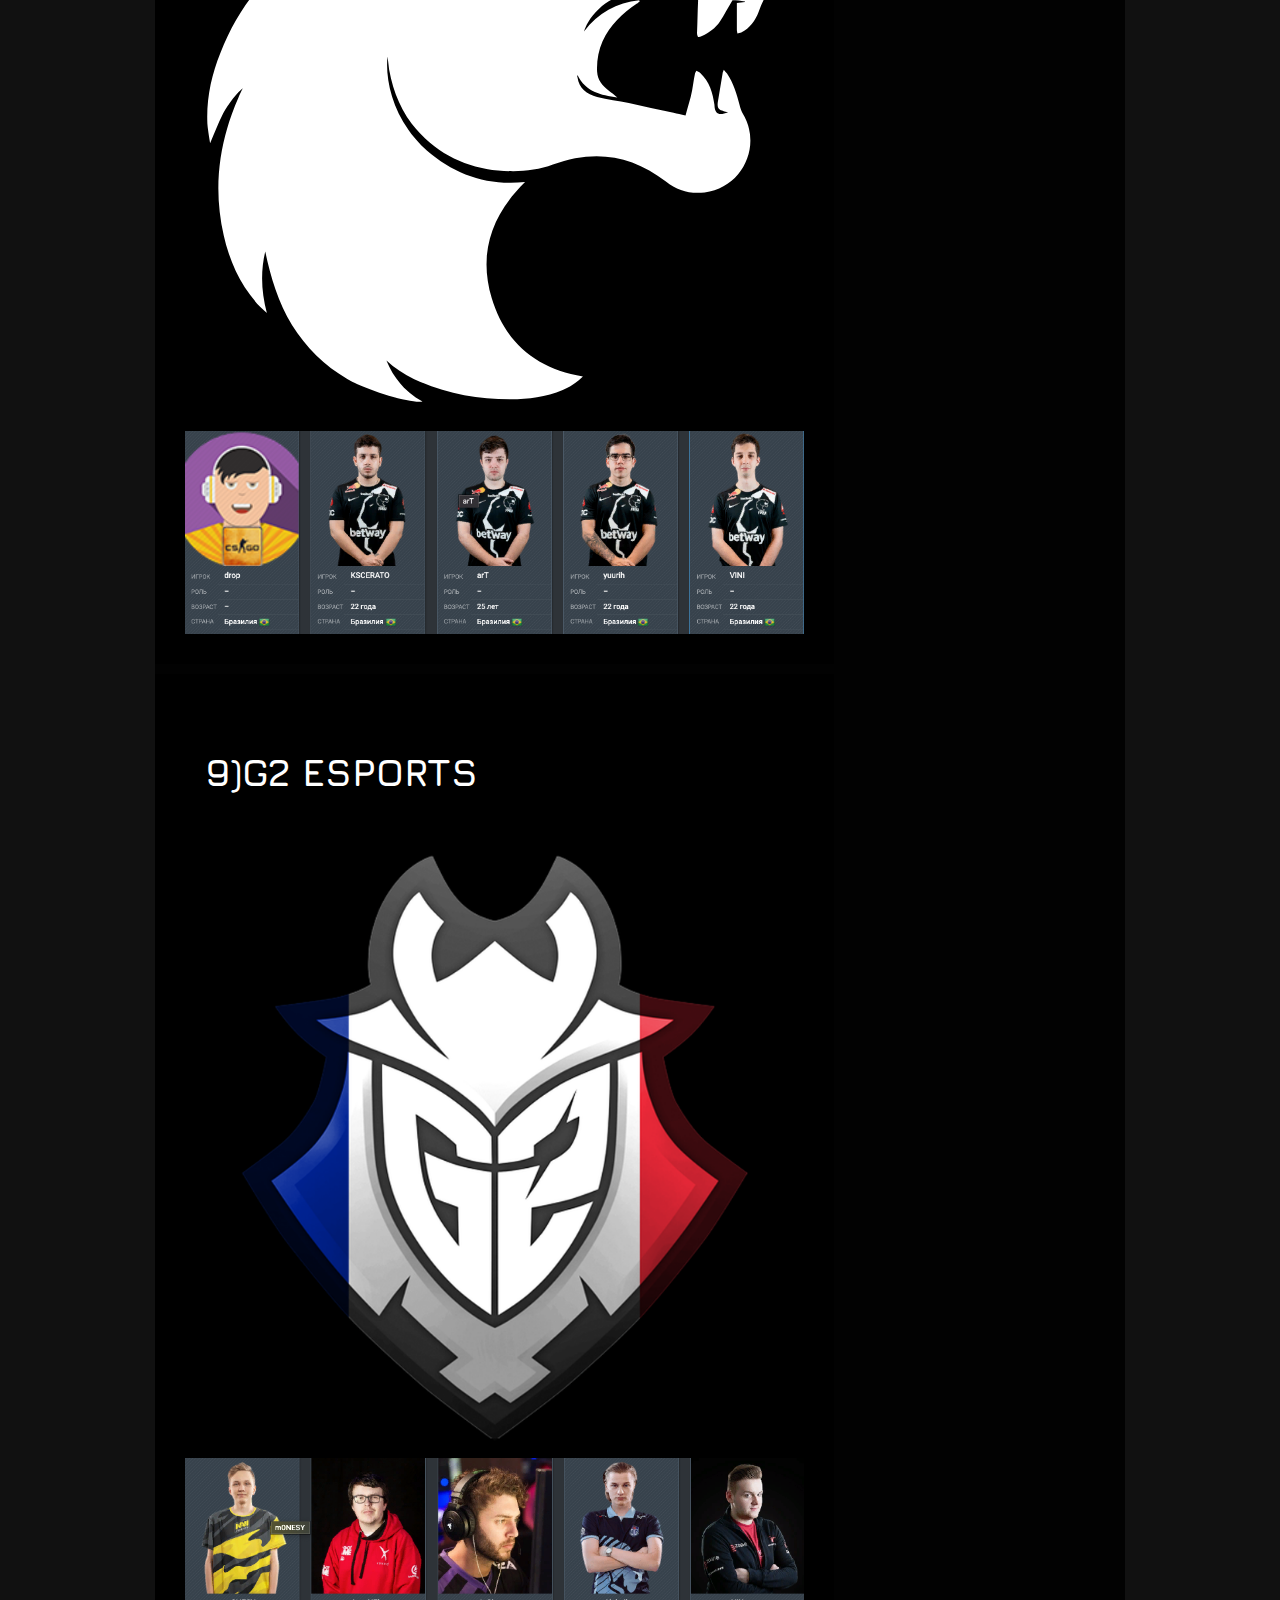
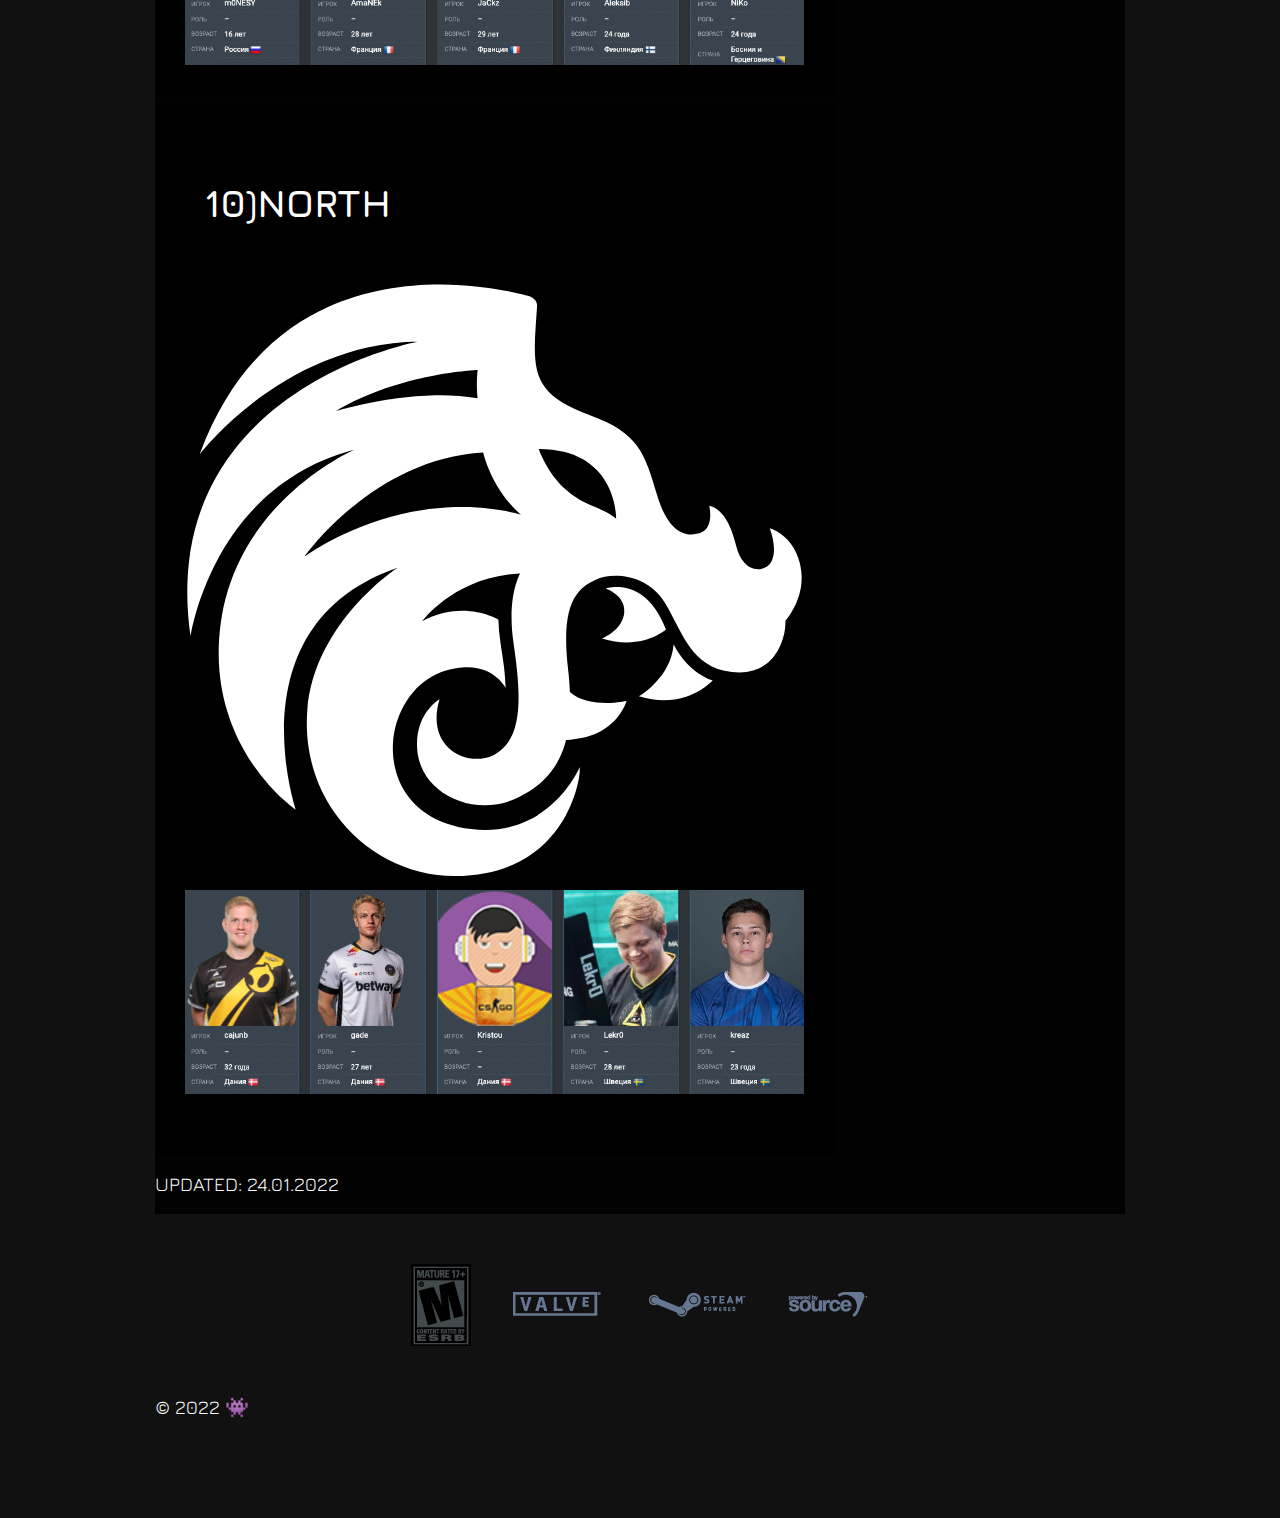
<file: team's.html>
<!DOCTYPE html>
<html lang="en">
  <head>
    <meta charset="UTF-8" />
    <meta http-equiv="X-UA-Compatible" content="IE=edge" />
    <meta name="viewport" content="width=device-width, initial-scale=1.0" />
    <title>Home</title>
    <link rel="preconnect" href="https://fonts.googleapis.com" />
    <link rel="preconnect" href="https://fonts.gstatic.com" crossorigin />
    <link
      href="https://fonts.googleapis.com/css2?family=Jura:wght@400;600;700&display=swap"
      rel="stylesheet"
    />
    <link rel="stylesheet" href="style/normalize.css" />
    <link rel="stylesheet" href="style/style.css"/>
  </head>
  <body>
    <header class="header container">
      <a href="index.html" class="logo_link">
        <img class="logo" src="img/logo.png" alt="" />
      </a>
    </header>

    <div class="container">
      <nav class="nav bg">
        <ul class="nav_ul">
          <li id="submenu" class="nav_item"><a class="nav_link" href="index.html">Об игре</a><ul class="nav_sub">
            <li class="nav_item"><a  class="nav_link" href="history.html">История</a></li>
            <li class="nav_item"><a  class="nav_link active" href="team's.html">Команды</a></li>
            <li class="nav_item"><a  class="nav_link" href="bloge.html">Обновления</a></li>
            <li class="nav_item"><a  class="nav_link" href="aboutthegame.html">Об игре</a></li>
          </ul>
        </li>
          <li class="nav_item"><a class="nav_link" href="exitingame.html">Выходы из игры</a></li>
          <li class="nav_item"><a class="nav_link" href="about.html">ZIBIRIK's</a></li>
        </ul>
      </nav>

      <div class="network">
        <nav class="nav bg">
          <ul class="nav ul">
            <li class="nav_item"><a class="nav_link" href="index.html" src="/img/VK.png"></a></li>
          </ul>
        </nav>
      </div>

      <div class="page bg">
        <div class="col-1">
          <article class="article">
            <h1 class="article_title">Киберспортивные команды CS:GO</h1>
            <a class="nav_link" href="https://navi.gg/"><h1 class="article_title">1)Navi</h1></a>
            <div class="article_img">
              <img class="img-res" src="img/Navi.svg" alt="" />
              <img class="img-res" src="img/navistructere.png" alt="" />
            </div>
          </article>

          <article class="article">
            <a class="nav_link" href="https://www.astralis.gg/"><h1 class="article_title">2)Astralis</h1></a>
            <div class="article_img">
              <img class="img-res" src="img/astralis.svg" alt="" />
              <img class="img-res" src="img/astralisstructure.png" alt="" />
            </div>
          </article>

          <article class="article">
            <a class="nav_link" href="https://vitality.gg/en/"><h1 class="article_title">3)Vitality</h1></a>
            <div class="article_img">
              <img class="img-res" src="img/vitality.svg" alt="" />
              <img class="img-res" src="img/vitalitestructure.png" alt="" />
            </div>
          </article>

          <article class="article">
            <a class="nav_link" href="https://www.teamliquid.com/"><h1 class="article_title">4)Team Liquid</h1></a>
            <div class="article_img">
              <img class="img-res" src="img/team liquid.png" alt="" />
              <img class="img-res" src="img/liquedstructure.png" alt="" />
            </div>
          </article>

          <article class="article">
            <a class="nav_link" href="https://www.ence.gg/"><h1 class="article_title">5)ENCE</h1></a>
            <div class="article_img">
              <img class="img-res" src="img/ence.png" alt="" />
              <img class="img-res" src="img/encestructure.png" alt="" />
            </div>
          </article>

          <article class="article">
            <a class="nav_link" href="https://fazeclan.com/"><h1 class="article_title">6)FaZe Clan</h1></a>
            <div class="article_img">
              <img class="img-res" src="img/faze clan.png " alt="" />
              <img class="img-res" src="img/fazastructure.png" alt="" />
            </div>
          </article>

          <article class="article">
            <a class="nav_link" href="https://www.nrg.gg/"><h1 class="article_title">7)NRG Esports</h1></a>
            <div class="article_img">
              <img class="img-res" src="img/nrg esports.svg" alt="" />
              <img class="img-res" src="img/nrgstructure.png" alt="" />
            </div>
          </article>

          <article class="article">
            <a class="nav_link" href="https://www.cybersport.ru/base/teams/no_org/furia-esports"><h1 class="article_title">8)FURIA</h1></a>
            <div class="article_img">
              <img class="img-res" src="img/furia.svg" alt="" />
              <img class="img-res" src="img/furiastructure.png" alt="" />
            </div>
          </article>

          <article class="article">
            <a class="nav_link" href="https://g2esports.com/"><h1 class="article_title">9)G2 Esports</h1></a>
            <div class="article_img">
              <img class="img-res" src="img/g2.png" alt="" />
              <img class="img-res" src="img/g2structure.png" alt="" />
            </div>
          </article>

          <article class="article">
            <a class="nav_link" href="https://www.cybersport.ru/base/teams/north/north"><h1 class="article_title">10)North</h1></a>
            <div class="article_img">
              <img class="img-res" src="img/north.svg" alt="" />
              <img class="img-res" src="img/norgtstructure.png" alt="" />
            </div>
            <div class="article-content">
			  </div>
          </article>
          <p>UPDATED: 24.01.2022</p>
        </div>
        
        <div class="col-2">

          <div>
            <p>Все операции</p>
          </div>
          
          <a class="banner" href="fer.html">
            <img class="img-res" src="img/banner 1.png" alt="" />
          </a>

          <div class="banner">
            <img class="img-res" src="img/banner 2.png" alt="" />
          </div>
          <div class="banner">
            <img class="img-res" src="img/banner 3.png" alt="" />
          </div>

          <div class="banner">
            <img class="img-res" src="img/banner 4.png" alt="" />
          </div>

          <div class="banner">
            <img class="img-res" src="img/banner 5.png" alt="" />
          </div>

          <div class="banner">
            <img class="img-res" src="img/banner 6.png" alt="" />
          </div>

          <div class="banner">
            <img class="img-res" src="img/banner 7.png" alt="" />
          </div>

          <div class="banner">
            <img class="img-res" src="img/banner 8.png" alt="" />
          </div>

          <div class="banner">
            <img class="img-res" src="img/banner 9.png" alt="" />
          </div>

          <div class="banner">
            <img class="img-res" src="img/banner 10.png" alt="" />
          </div>

          <div class="banner">
            <img class="img-res" src="img/banner 11.png" alt="" />
          </div>

          <div class="banner">
            <img class="img-res" src="img/banner 12.png" alt="" />
          </div>

          <div class="banner">
            <img class="img-res" src="img/banner 13.png" alt="" />
          </div>

          <div class="banner">
            <img class="img-res" src="img/banner 14.png" alt="" />
          </div>

          <div class="banner">
            <img class="img-res" src="img/banner 15.png" alt="" />
          </div>

          <div class="banner">
            <img class="img-res" src="img/banner 16.png" alt="" />
          </div>

          <div>
            <p>Все турниры</p>
          </div>

          <div class="banner">
            <img class="img-res" src="img/match 1.png" alt="" />
          </div>

          <div class="banner">
            <img class="img-res" src="img/match 2.png" alt="" />
          </div>

          <div class="banner">
            <img class="img-res" src="img/match 3.png" alt="" />
          </div>

          <div class="banner">
            <img class="img-res" src="img/match 4.png" alt="" />
          </div>

          <div class="banner">
            <img class="img-res" src="img/match 5.png" alt="" />
          </div>

          <div class="banner">
            <img class="img-res" src="img/match 6.png" alt="" />
          </div>

          <div class="banner">
            <img class="img-res" src="img/match 7.png" alt="" />
          </div>

          <div class="banner">
            <img class="img-res" src="img/match 8.png" alt="" />
          </div>

          <div class="banner">
            <img class="img-res" src="img/match 9.png" alt="" />
          </div>

          <div class="banner">
            <img class="img-res" src="img/match 10.png" alt="" />
          </div>

          <div class="banner">
            <img class="img-res" src="img/match 11.png" alt="" />
          </div>

          <div class="banner">
            <img class="img-res" src="img/match 12.png" alt="" />
          </div>

          <div class="banner">
            <img class="img-res" src="img/match 13.png" alt="" />
          </div>

          <div class="banner">
            <img class="img-res" src="img/match 14.png" alt="" />
          </div>

          <p>Мастерская</p>

          <div class="banner">
            <img class="img-res" src="img/community 1.png" alt="" />
          </div>

          <div class="banner">
            <img class="img-res" src="img/community 2.png" alt="" />
          </div>

          <div class="banner">
            <img class="img-res" src="img/community 3.png" alt="" />
          </div>
        </div>
      </div>
    </div>

    <footer class="footer container">
      <div class="footer-item">
        <img src="img/footer_esrb.jpg" />
        <img src="img/footer_valve.png" />
        <img src="img/footer_steam.png" />
        <img src="img/footer_source.png" />
      </div>
      <p>&copy; 2022 👾</p>
    </footer>
    <script src="https://code.jquery.com/jquery-3.6.0.min.js"></script>
    <script src="/js/script.js"></script>
  </body>
</html>
</file>
<file: style/style.css>
* {
  box-sizing: border-box;
}

html {
  font-family: sans-serif;
  font-family: 'Jura', sans-serif;
  font-weight: 400;
  font-size: 120%;
  color: white;
}

body {
  background-attachment: fixed;
  background-color: #111111;
  background-image: url(../img/header_bg.jpg);
  background-position: center;
  background-size: cover;
  background-repeat: no-repeat;
}

.container {
  width: 1000px;
  margin-left: auto;
  margin-right: auto;
  padding-left: 15px;
  padding-right: 15px;
}

/* Header */
.header {
  padding-top: 50px;
}
.logo_link {
  display: flex;
  align-items: center;
  justify-content: center;
}
.logo {
  width: 300px;
  display: block;
}

/* Helper */
.bg {
  background: rgba(0, 0, 0, 0.83);
}

.img-res {
  display: block;
  width: 100%;
  max-width: 100%;
}

/* Navigate */
.nav {
  margin-top: 100px;
}
.nav_ul {
  display: flex;
  list-style: none;
  margin-bottom: 1px;
}
.nav_item {
  position: relative;
}
.nav_link {
  display: block;
  padding: 20px;
  color: white;
  font-weight: 700;
  text-decoration: none;
  text-transform: uppercase;
}
.active,
.nav_link:hover {
  color: #ce8404;
}

/* Sub menu */
.nav_sub {
  position: absolute;
  list-style: none;
  border: 2px solid white;
  background: #000000;
  padding: 0;
  margin-top: -10px;
  margin-left: 0px;
  display: none;
}


.nav_sub .nav_item {
  border-bottom: 0.5px solid white;
  display: block;
  padding: 0;
  margin: 0 6px;
}
.nav_sub .nav_item:last-child {
  border: none;
}
.nav_sub .nav_link {
  padding: 8px;
  padding-right: 50px;
  display: block;
}

/*  */
.network{
  position: absolute;
  top: 124px;
  left: 1015px;
}

ul{
  list-style: none;
}


/* Page */
.page {
  display: flex;
}

.col-1 {
  width: 70%;
/*   padding: 10px 30px; */
}

.col-2 {
  width: 30%;
  padding: 10px 30px 10px 0;
}

/* Article */
.article {
  background: rgba(0, 0, 0, 0.7);
  margin-bottom: 10px;
  padding: 30px;
}
.article_title {
}
.article_date {
  margin-bottom: 20px;
}
.article-content {
  margin-top: 20px;
  margin-bottom: 30px;
}

/* Banner */
.banner .img-res {
  margin-bottom: 10px;
}

.banner{
  display: block;
  transition: 0.3s;
}
.banner:hover {
   transform: scale(1.03);
   filter: brightness(150%);
}

.footer {
  margin-bottom: 100px;
}
.footer-item {
  display: flex;
  justify-content: center;
  margin-top: 30px;
  margin-bottom: 30px;
  align-items: center;
}
.footer-item img {
  padding: 20px;
}

/* Media */
@media (max-width: 900px) {
    .container {
      width: 100%;
    }
    
    .nav_item {
      padding: 10px;
    }
    
    .page {
      flex-direction: column;
    }
    .col-1 {
      width: 100%;
    }
    .col-2 {
      width: 100%;
      padding: 10px 30px;
    }
    
    .footer {
      text-align: center;
    }
    .footer-item {
      flex-direction: column;
    }
}
</file>
